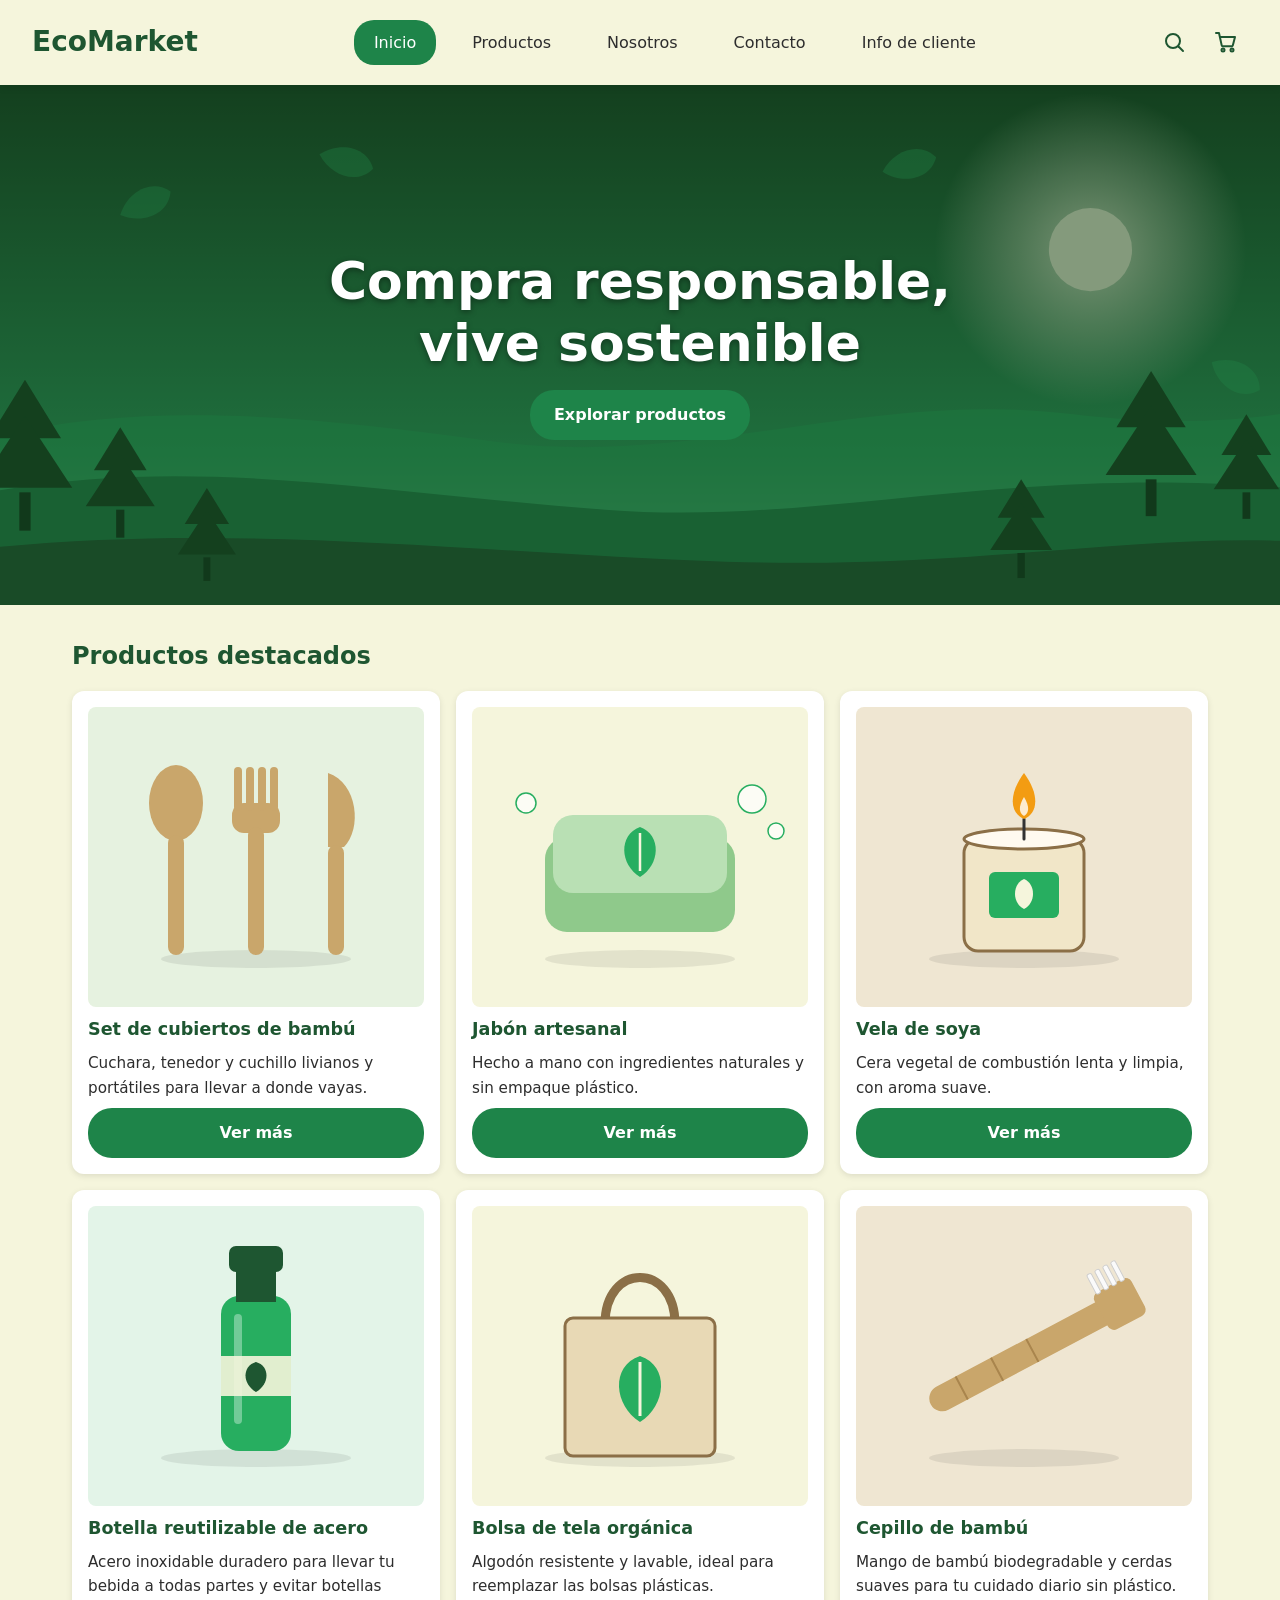
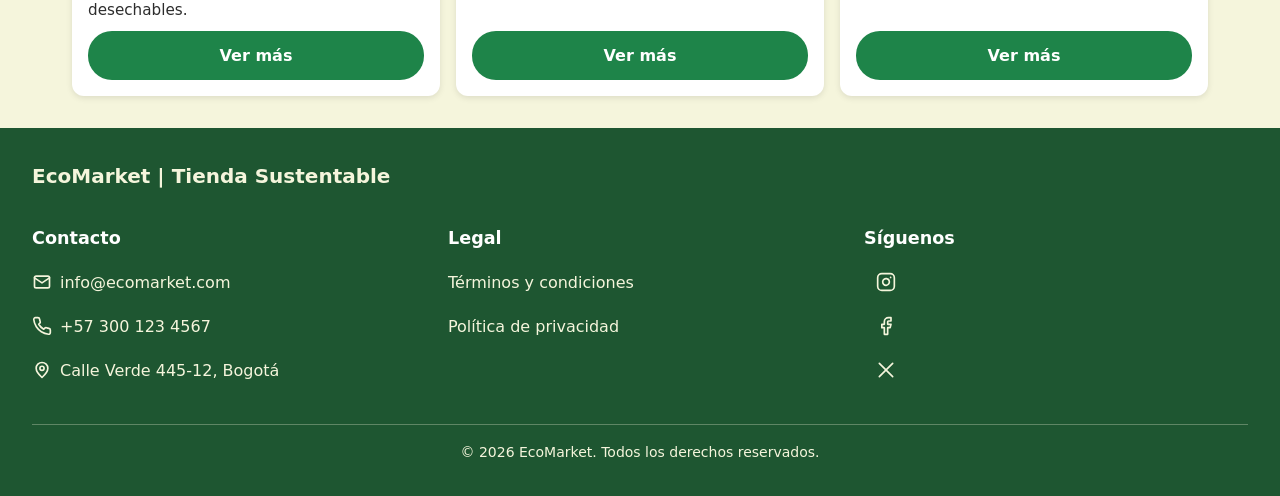
<file: index.html>
<!DOCTYPE html>
<html lang="es">
<head>
    <meta charset="UTF-8">
    <meta name="viewport" content="width=device-width, initial-scale=1.0">
    <meta name="description" content="Tienda de productos sostenibles">
    <meta name="author" content="Juan Diego Velandia">
    <meta name="application-name" content="EcoMarket">
    <link rel="stylesheet" href="css/main.css">
    <link rel="stylesheet" href="css/layout.css">
    <link rel="stylesheet" href="css/components.css">
    <link rel="stylesheet" href="css/animations.css">
    <title>EcoMarket | Compra responsable, vive sostenible</title>
</head>
<body>

    <header class="header">
    
        <a class="header__logo" href="index.html">EcoMarket</a>

        <nav class="menu" aria-label="Navegación principal">
            <ul class="menu__lista">
                <li><a class="menu__enlace menu__enlace--activo" href="index.html" aria-current="page">Inicio</a></li>
                <li><a class="menu__enlace" href="views/productos.html">Productos</a></li>
                <li><a class="menu__enlace" href="views/sobre-nosotros.html">Nosotros</a></li>
                <li><a class="menu__enlace" href="views/contacto.html">Contacto</a></li>
                <li><a class="menu__enlace" href="views/tarjeta_usuario.html">Info de cliente</a></li>
                
            </ul>
        </nav>

        <div class="acciones">
            <a class="acciones__enlace acciones__enlace--busqueda" href="views/productos.html">
                <img class="acciones__icono" src="img/icons/busqueda.svg" width="24" height="24" alt="Buscar productos">
            </a>
            <a class="acciones__enlace acciones__enlace--carrito" href="#">
                <img class="acciones__icono" src="img/icons/carrito.svg" width="24"  height="24" alt="Carrito de compras">
            </a>
        </div>
    
    </header>

    <main class="main">

        <section class="hero">
            
            <img class="hero__imagen" src="img/hero/hero.svg" width="1600" height="600" alt="">

            <div class="hero__contenido">
                <h1 class="hero__titulo">Compra responsable, vive sostenible</h1>
                <a class="boton hero__cta" href="views/productos.html">Explorar productos</a>
            </div>

        </section>

        <section class="destacados">
            
            <h2 class="destacados__titulo">Productos destacados</h2>

            <div class="destacados__grid">

                <article class="tarjeta">
                    <img class="tarjeta__imagen" src="img/products/cubiertos.svg" width="400" height="300" loading="lazy" alt="Cuchara, tenedor y cuchillo de bambú">
                    <h3 class="tarjeta__nombre">Set de cubiertos de bambú</h3>
                    <p class="tarjeta__descripcion">Cuchara, tenedor y cuchillo livianos y portátiles para llevar a donde vayas.</p>
                    <a class="boton tarjeta__boton" href="views/productos.html" aria-label="Ver más: Set de cubiertos de bambú">Ver más</a>
                </article>

                <article class="tarjeta">
                    <img class="tarjeta__imagen" src="img/products/jabon.svg" width="400" height="300" loading="lazy" alt="Barra de jabón artesanal verde con una hoja">
                    <h3 class="tarjeta__nombre">Jabón artesanal</h3>
                    <p class="tarjeta__descripcion">Hecho a mano con ingredientes naturales y sin empaque plástico.</p>
                    <a class="boton tarjeta__boton" href="views/productos.html" aria-label="Ver más: Jabón artesanal">Ver más</a>
                </article>

                <article class="tarjeta">
                    <img class="tarjeta__imagen" src="img/products/vela.svg" width="400" height="300" loading="lazy" alt="Vela de soya en frasco de vidrio encendida">
                    <h3 class="tarjeta__nombre">Vela de soya</h3>
                    <p class="tarjeta__descripcion">Cera vegetal de combustión lenta y limpia, con aroma suave.</p>
                    <a class="boton tarjeta__boton" href="views/productos.html" aria-label="Ver más: Vela de soya">Ver más</a>
                </article>

                <article class="tarjeta">
                    <img class="tarjeta__imagen" src="img/products/botella.svg" width="400" height="300" loading="lazy" alt="Botella reutilizable de acero inoxidable verde">
                    <h3 class="tarjeta__nombre">Botella reutilizable de acero</h3>
                    <p class="tarjeta__descripcion">Acero inoxidable duradero para llevar tu bebida a todas partes y evitar botellas desechables.</p>
                    <a class="boton tarjeta__boton" href="views/productos.html" aria-label="Ver más: Botella reutilizable de acero">Ver más</a>
                </article>

                <article class="tarjeta">
                    <img class="tarjeta__imagen" src="img/products/bolsa.svg" width="400" height="300" loading="lazy" alt="Bolsa de tela color crema con una hoja verde">
                    <h3 class="tarjeta__nombre">Bolsa de tela orgánica</h3>
                    <p class="tarjeta__descripcion">Algodón resistente y lavable, ideal para reemplazar las bolsas plásticas.</p>
                    <a class="boton tarjeta__boton" href="views/productos.html" aria-label="Ver más: Bolsa de tela orgánica">Ver más</a>
                </article>

                <article class="tarjeta">
                    <img class="tarjeta__imagen" src="img/products/cepillo.svg" width="400" height="300" loading="lazy" alt="Cepillo de dientes con mango de bambú">
                    <h3 class="tarjeta__nombre">Cepillo de bambú</h3>
                    <p class="tarjeta__descripcion">Mango de bambú biodegradable y cerdas suaves para tu cuidado diario sin plástico.</p>
                    <a class="boton tarjeta__boton" href="views/productos.html" aria-label="Ver más: Cepillo de bambú">Ver más</a>
                </article>

            </div>
        </section>

    </main>
    
    <footer class="footer">
        
        <p class="footer__logo">EcoMarket | Tienda Sustentable</p>

        <div class="footer__columnas">
        
            <!-- Sección de Contacto -->
        
            <div class="footer__seccion">
            
                <h3 class="footer__titulo">Contacto</h3>
            
                <address class="footer__address">
                    <ul class="footer__lista">
                        <li class="footer__item">
                            <a class="footer__enlace" href="mailto:info@ecomarket.com">
                                <img class="footer__icono" src="img/icons/correo.svg" width="20" height="20" alt=""> 
                                <span>info@ecomarket.com</span>
                            </a>
                        </li>
                
                        <li class="footer__item">
                            <a class="footer__enlace" href="tel:+573001234567">
                                <img class="footer__icono" src="img/icons/telefono.svg" width="20" height="20" alt="">
                                <span>+57 300 123 4567</span>
                            </a>
                        </li>
            
                        <li class="footer__item">
                            <a class="footer__enlace" href="https://www.google.com/maps/search/?api=1&query=Calle+Verde+445-12+Bogota" target="_blank" rel="noopener noreferrer">
                                <img class="footer__icono" src="img/icons/ubicacion.svg" width="20" height="20" alt="">
                                <span>Calle Verde 445-12, Bogotá</span>
                            </a>
                        </li>
                    </ul>
                </address>
        
            </div>

            <!-- Sección Legal -->
        
            <nav class="footer__seccion" aria-label="Enlaces legales">
            
                <h3 class="footer__titulo">Legal</h3>
            
                <ul class="footer__lista">
                    <li class="footer__item">
                        <a class="footer__enlace" href="#">Términos y condiciones</a>
                    </li>
                    <li class="footer__item">
                        <a class="footer__enlace" href="#">Política de privacidad</a>
                    </li>
                </ul>
            </nav>

            <!-- columna Síguenos -->

             <nav class="footer__seccion" aria-label="Redes sociales">

                <h3 class="footer__titulo">Síguenos</h3>

                <ul class="footer__lista">
                    <li class="footer__item">
                        <a class="footer__enlace" href="https://instagram.com" target="_blank" rel="noopener noreferrer">
                            <img class="footer__icono" src="img/icons/instagram.svg" width="20" height="20" alt="Instagram">
                        </a>
                    </li>
                    <li class="footer__item">
                        <a class="footer__enlace" href="https://facebook.com" target="_blank" rel="noopener noreferrer">
                            <img class="footer__icono" src="img/icons/facebook.svg" width="20" height="20" alt="Facebook">
                        </a>
                    </li>
                    <li class="footer__item">
                        <a class="footer__enlace" href="https://x.com" target="_blank" rel="noopener noreferrer">
                            <img class="footer__icono" src="img/icons/x.svg" width="20" height="20" alt="X">
                        </a>
                    </li>
                </ul>
             </nav>
        
        </div>

        <p class="footer__copy">&copy; 2026 EcoMarket. Todos los derechos reservados.</p>



    </footer>
    
    
</body>
</html>
</file>
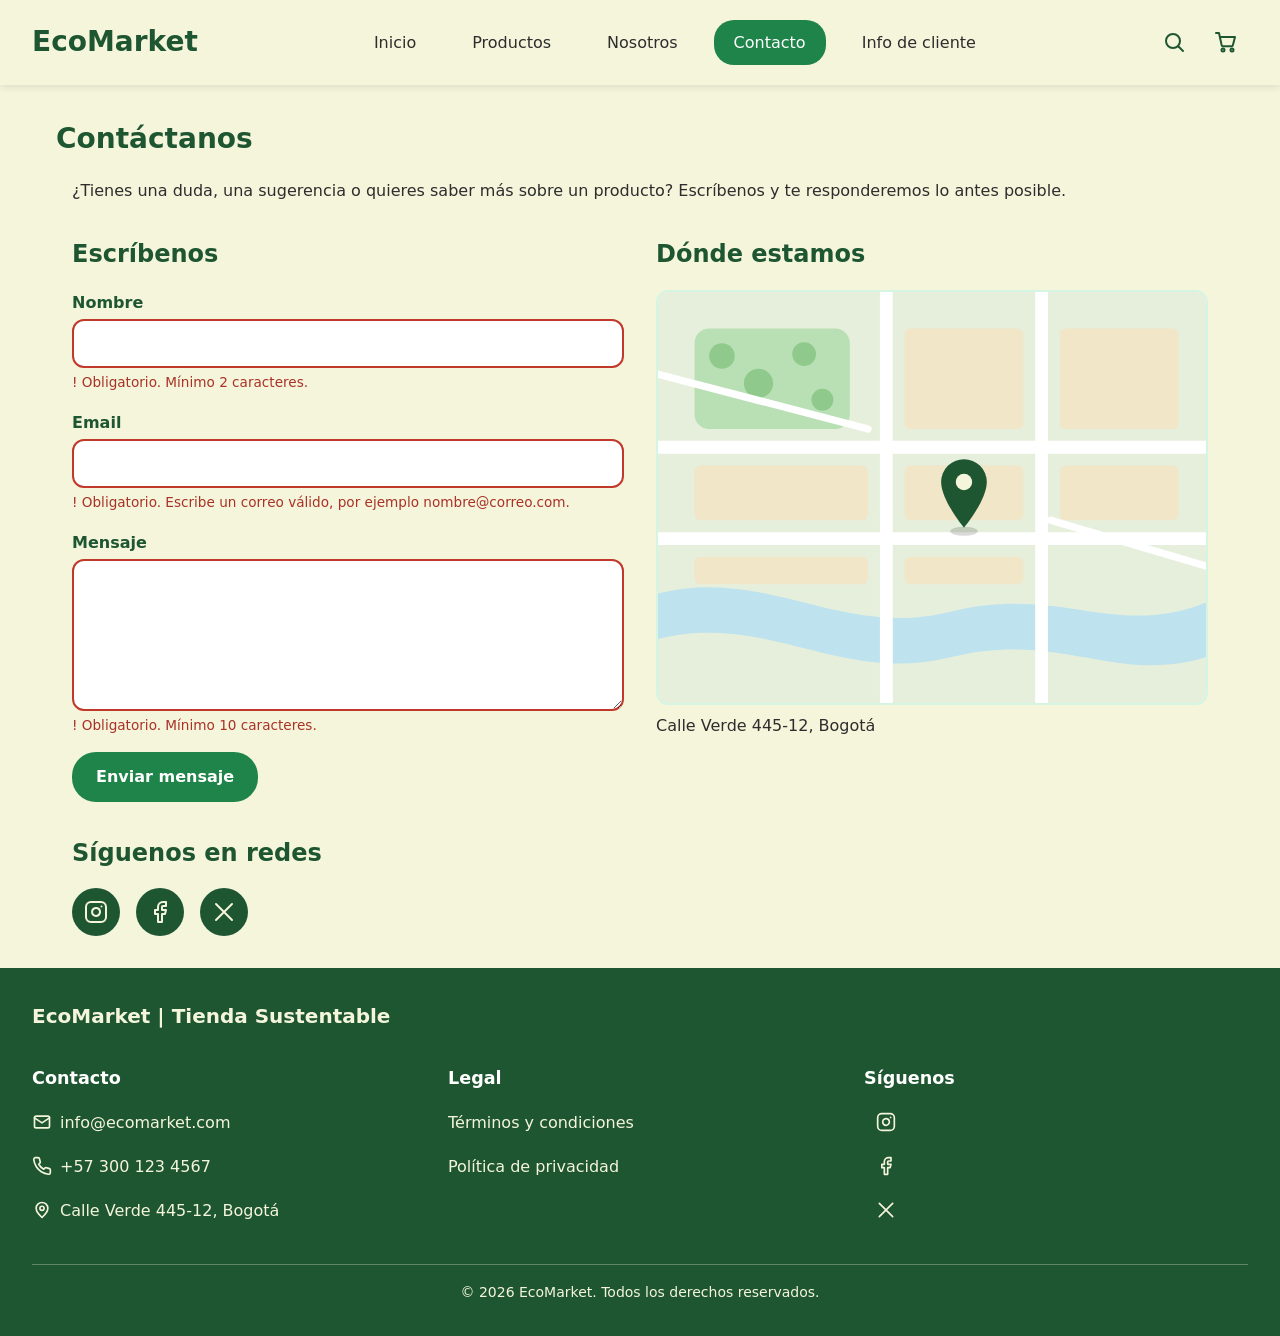
<file: views/contacto.html>
<!DOCTYPE html>
<html lang="es">
<head>
    <meta charset="UTF-8">
    <meta name="viewport" content="width=device-width, initial-scale=1.0">
    <meta name="description" content="Escríbenos a EcoMarket: formulario de contacto, ubicación y redes sociales">
    <meta name="author" content="Juan Diego Velandia">
    <meta name="application-name" content="EcoMarket">
    <link rel="stylesheet" href="../css/main.css">
    <link rel="stylesheet" href="../css/layout.css">
    <link rel="stylesheet" href="../css/components.css">
    <link rel="stylesheet" href="../css/animations.css">
    <title>EcoMarket | Contacto</title>
</head>
<body>

    <header class="header">

        <a class="header__logo" href="../index.html">EcoMarket</a>

        <nav class="menu" aria-label="Navegación principal">
            <ul class="menu__lista">
                <li><a class="menu__enlace" href="../index.html">Inicio</a></li>
                <li><a class="menu__enlace" href="productos.html">Productos</a></li>
                <li><a class="menu__enlace" href="sobre-nosotros.html">Nosotros</a></li>
                <li><a class="menu__enlace menu__enlace--activo" href="contacto.html" aria-current="page">Contacto</a></li>
                <li><a class="menu__enlace" href="tarjeta_usuario.html">Info de cliente</a></li>
            </ul>
        </nav>

        <div class="acciones">
            <a class="acciones__enlace acciones__enlace--busqueda" href="productos.html">
                <img class="acciones__icono" src="../img/icons/busqueda.svg" width="24" height="24" alt="Buscar">
            </a>
            <a class="acciones__enlace acciones__enlace--carrito" href="#">
                <img class="acciones__icono" src="../img/icons/carrito.svg" width="24" height="24" alt="Carrito de compras">
            </a>
        </div>

    </header>

    <main class="main">

        <h1 class="main__titulo">Contáctanos</h1>

        <p class="contacto__intro">¿Tienes una duda, una sugerencia o quieres saber más sobre un producto? Escríbenos y te responderemos lo antes posible.</p>

        <div class="contacto">

            <!-- Formulario -->

            <section class="formulario">
                <h2 class="formulario__titulo">Escríbenos</h2>

                <form class="formulario__cuerpo" action="#" method="post">

                <div class="formulario__campo">
                    <label class="formulario__etiqueta" for="nombre">Nombre</label>
                    <input class="formulario__entrada" type="text" id="nombre" name="nombre" required minlength="2" autocomplete="name" aria-describedby="ayuda-nombre">
                    <p class="formulario__ayuda" id="ayuda-nombre">Obligatorio. Mínimo 2 caracteres.</p>
                </div>

                <div class="formulario__campo">
                    <label class="formulario__etiqueta" for="email">Email</label>
                    <input class="formulario__entrada" type="email" id="email" name="email" required autocomplete="email" aria-describedby="ayuda-email">
                    <p class="formulario__ayuda" id="ayuda-email">Obligatorio. Escribe un correo válido, por ejemplo nombre@correo.com.</p>
                </div>

                <div class="formulario__campo">
                    <label class="formulario__etiqueta" for="mensaje">Mensaje</label>
                    <textarea class="formulario__entrada" id="mensaje" name="mensaje" rows="5" required minlength="10" aria-describedby="ayuda-mensaje"></textarea>
                    <p class="formulario__ayuda" id="ayuda-mensaje">Obligatorio. Mínimo 10 caracteres.</p>
                </div>

                    <button class="boton formulario__boton" type="submit">Enviar mensaje</button>

                </form>
            </section>

            <!-- Ubicación -->

            <section class="ubicacion">
                <h2 class="ubicacion__titulo">Dónde estamos</h2>

                <figure class="ubicacion__mapa">
                    <img class="ubicacion__imagen" src="../img/hero/mapa.svg" alt="Mapa estilizado con la ubicación de EcoMarket" width="600" height="450" loading="lazy">
                    <figcaption class="ubicacion__direccion">Calle Verde 445-12, Bogotá</figcaption>
                </figure>
            </section>

            <!-- Redes sociales -->

            <section class="redes">
                <h2 class="redes__titulo">Síguenos en redes</h2>

                <ul class="redes__lista">
                    <li class="redes__item">
                        <a class="redes__enlace" href="https://instagram.com" target="_blank" rel="noopener noreferrer">
                            <img class="redes__icono" src="../img/icons/instagram.svg" width="24" height="24" alt="Instagram">
                        </a>
                    </li>
                    <li class="redes__item">
                        <a class="redes__enlace" href="https://facebook.com" target="_blank" rel="noopener noreferrer">
                            <img class="redes__icono" src="../img/icons/facebook.svg" width="24" height="24" alt="Facebook">
                        </a>
                    </li>
                    <li class="redes__item">
                        <a class="redes__enlace" href="https://x.com" target="_blank" rel="noopener noreferrer">
                            <img class="redes__icono" src="../img/icons/x.svg" width="24" height="24" alt="X">
                        </a>
                    </li>
                </ul>
            </section>

        </div>

    </main>

    <footer class="footer">

        <p class="footer__logo">EcoMarket | Tienda Sustentable</p>

        <div class="footer__columnas">

            <!-- Sección de Contacto -->

            <div class="footer__seccion">

                <h3 class="footer__titulo">Contacto</h3>

                <address class="footer__address">
                    <ul class="footer__lista">
                        <li class="footer__item">
                            <a class="footer__enlace" href="mailto:info@ecomarket.com">
                                <img class="footer__icono" src="../img/icons/correo.svg" width="20" height="20" alt="">
                                <span>info@ecomarket.com</span>
                            </a>
                        </li>

                        <li class="footer__item">
                            <a class="footer__enlace" href="tel:+573001234567">
                                <img class="footer__icono" src="../img/icons/telefono.svg" width="20" height="20" alt="">
                                <span>+57 300 123 4567</span>
                            </a>
                        </li>

                        <li class="footer__item">
                            <a class="footer__enlace" href="https://www.google.com/maps/search/?api=1&query=Calle+Verde+445-12+Bogota" target="_blank" rel="noopener noreferrer">
                                <img class="footer__icono" src="../img/icons/ubicacion.svg" width="20" height="20" alt="">
                                <span>Calle Verde 445-12, Bogotá</span>
                            </a>
                        </li>
                    </ul>
                </address>

            </div>

            <!-- Sección Legal -->

            <nav class="footer__seccion" aria-label="Enlaces legales">

                <h3 class="footer__titulo">Legal</h3>

                <ul class="footer__lista">
                    <li class="footer__item">
                        <a class="footer__enlace" href="#">Términos y condiciones</a>
                    </li>
                    <li class="footer__item">
                        <a class="footer__enlace" href="#">Política de privacidad</a>
                    </li>
                </ul>
            </nav>

            <!-- Sección Síguenos -->

            <nav class="footer__seccion" aria-label="Redes sociales">

                <h3 class="footer__titulo">Síguenos</h3>

                <ul class="footer__lista">
                    <li class="footer__item">
                        <a class="footer__enlace" href="https://instagram.com" target="_blank" rel="noopener noreferrer">
                            <img class="footer__icono" src="../img/icons/instagram.svg" width="20" height="20" alt="Instagram">
                        </a>
                    </li>
                    <li class="footer__item">
                        <a class="footer__enlace" href="https://facebook.com" target="_blank" rel="noopener noreferrer">
                            <img class="footer__icono" src="../img/icons/facebook.svg" width="20" height="20" alt="Facebook">
                        </a>
                    </li>
                    <li class="footer__item">
                        <a class="footer__enlace" href="https://x.com" target="_blank" rel="noopener noreferrer">
                            <img class="footer__icono" src="../img/icons/x.svg" width="20" height="20" alt="X">
                        </a>
                    </li>
                </ul>
            </nav>

        </div>

        <p class="footer__copy">&copy; 2026 EcoMarket. Todos los derechos reservados.</p>

    </footer>

</body>
</html>
</file>
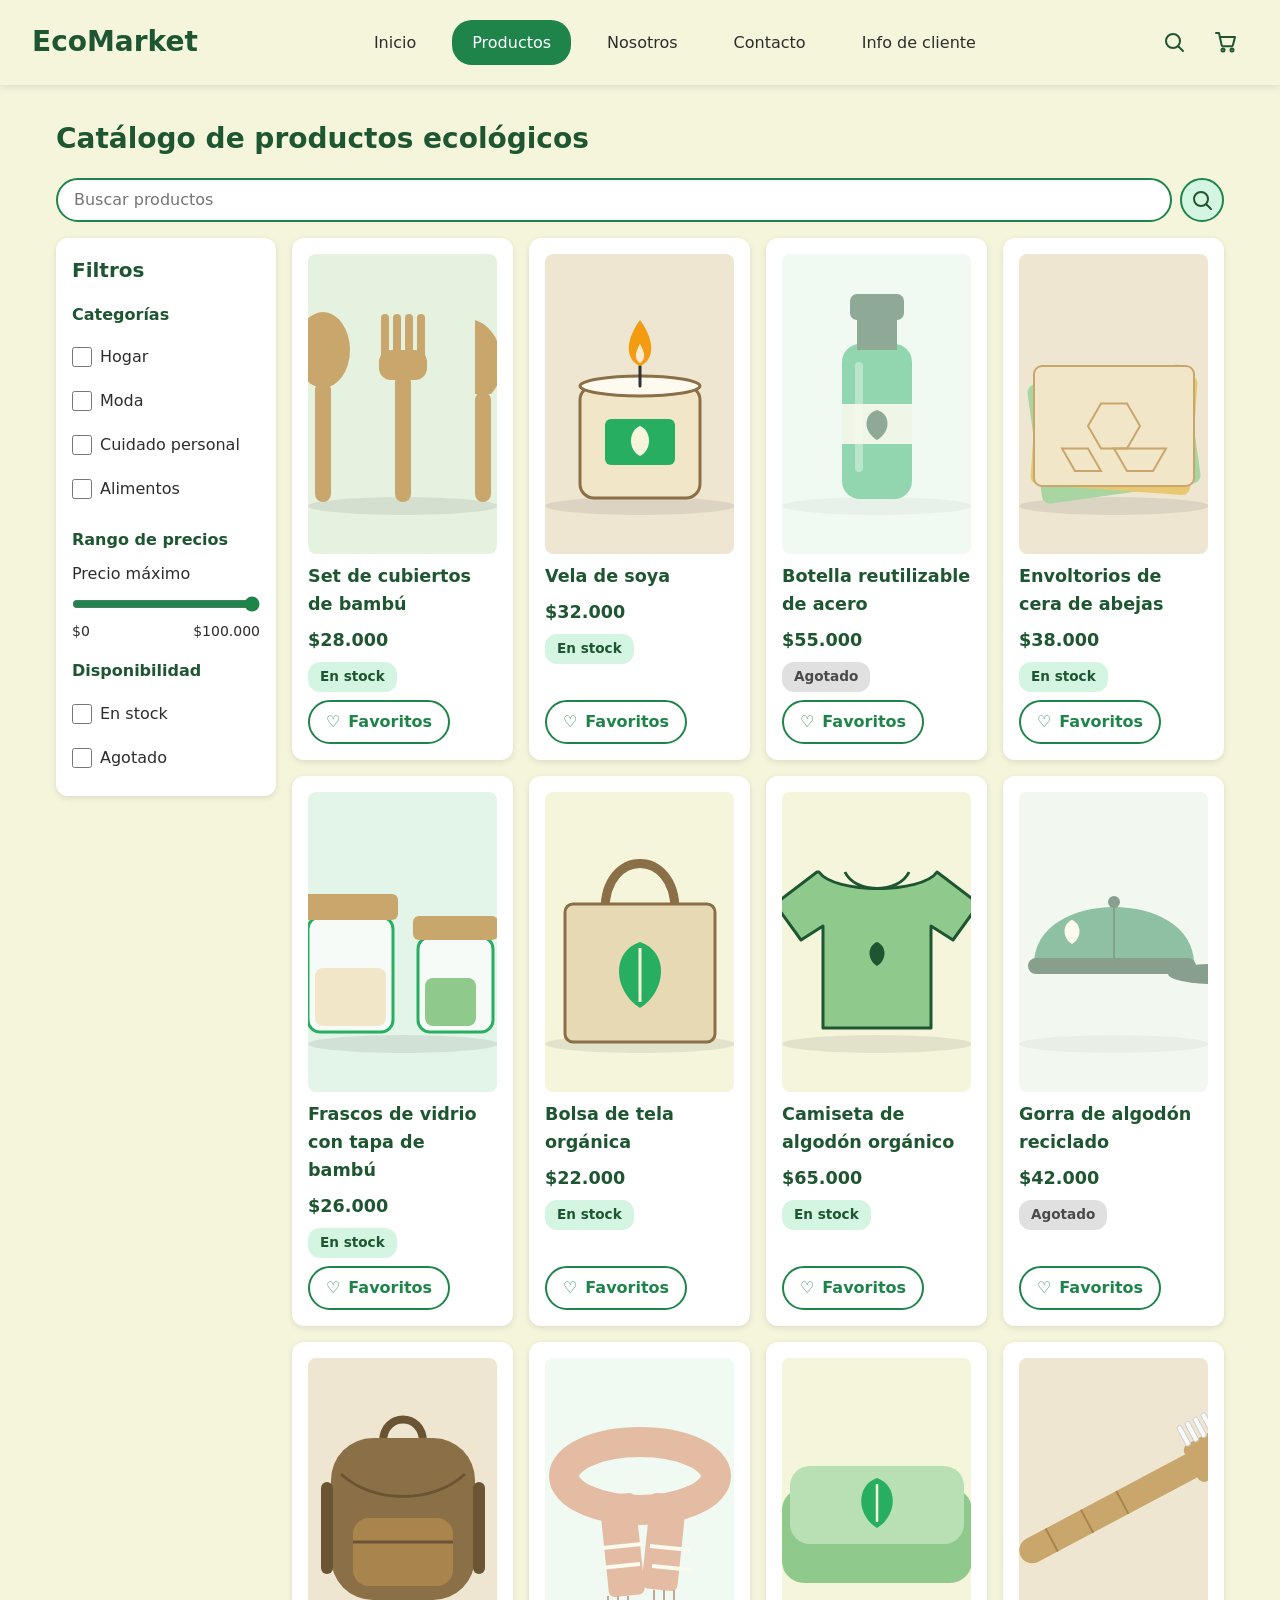
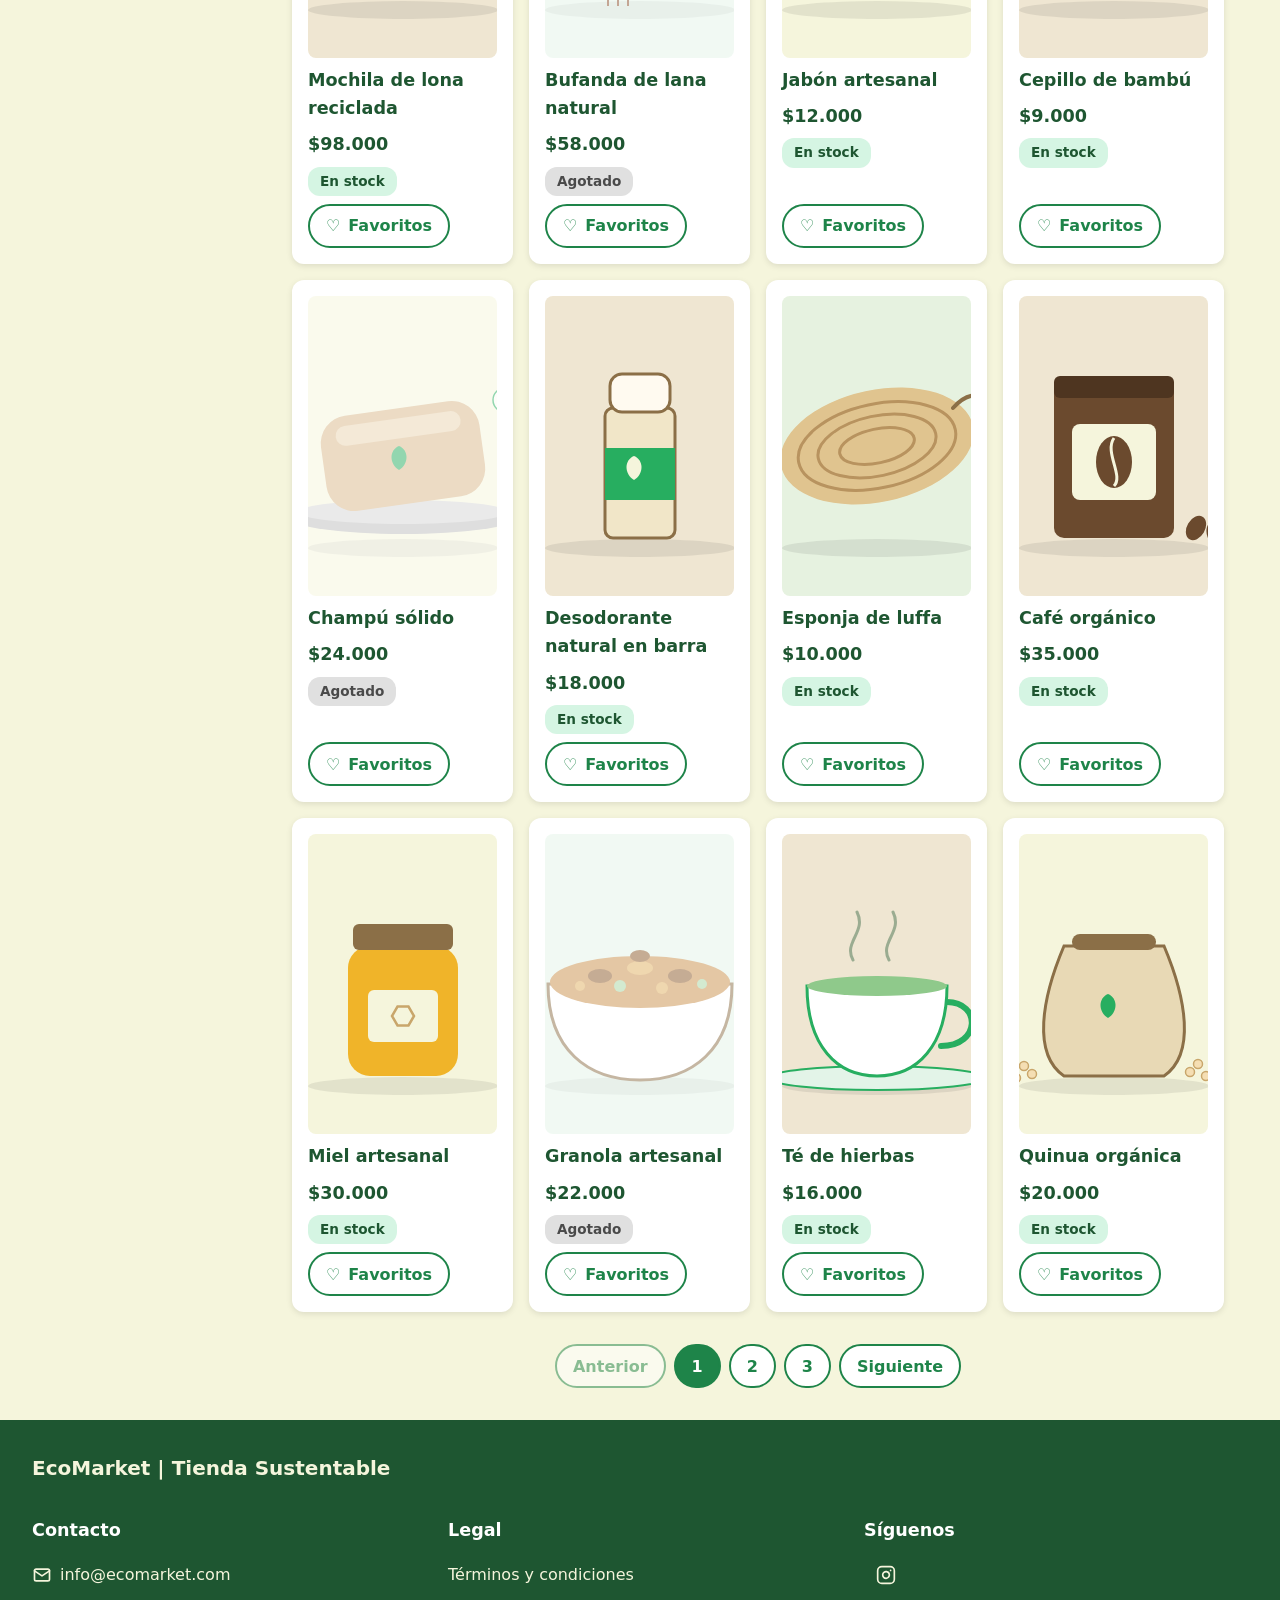
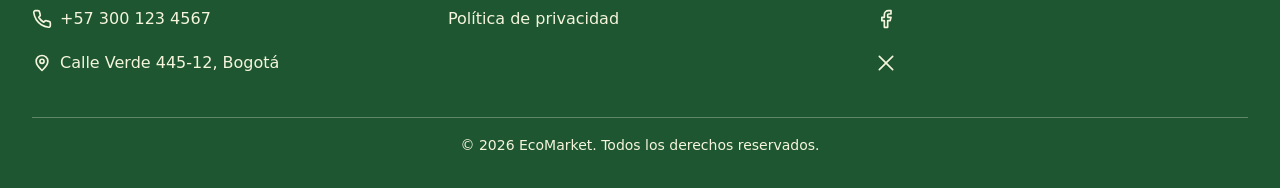
<file: views/productos.html>
<!DOCTYPE html>
<html lang="es">
<head>
    <meta charset="UTF-8">
    <meta name="viewport" content="width=device-width, initial-scale=1.0">
    <meta name="description" content="Catálogo de todos nuestros productos">
    <meta name="author" content="Juan Diego Velandia">
    <meta name="application-name" content="EcoMarket">
    <link rel="stylesheet" href="../css/main.css">
    <link rel="stylesheet" href="../css/layout.css">
    <link rel="stylesheet" href="../css/components.css">
    <link rel="stylesheet" href="../css/animations.css">
    <title>EcoMarket | Productos</title>
</head>
<body>

    <header class="header">

        <a class="header__logo" href="../index.html">EcoMarket</a>

        <nav class="menu" aria-label="Navegación principal">
            <ul class="menu__lista">
                <li><a class="menu__enlace" href="../index.html">Inicio</a></li>
                <li><a class="menu__enlace menu__enlace--activo" href="productos.html" aria-current="page">Productos</a></li>
                <li><a class="menu__enlace" href="sobre-nosotros.html">Nosotros</a></li>
                <li><a class="menu__enlace" href="contacto.html">Contacto</a></li>
                <li><a class="menu__enlace" href="tarjeta_usuario.html">Info de cliente</a></li>
            </ul>
        </nav>

        <div class="acciones">
            <a class="acciones__enlace acciones__enlace--busqueda" href="productos.html">
                <img class="acciones__icono" src="../img/icons/busqueda.svg" width="24" height="24" alt="Buscar">
            </a>
            <a class="acciones__enlace acciones__enlace--carrito" href="#">
                <img class="acciones__icono" src="../img/icons/carrito.svg" width="24" height="24" alt="Carrito de compras">
            </a>
        </div>

    </header>

    <main class="main">

        <h1 class="main__titulo">Catálogo de productos ecológicos</h1>

        <div class="catalogo">

            <form class="buscador" role="search" action="#">
                <label class="buscador__etiqueta visualmente-oculto" for="buscar">Buscar productos</label>
                <input id="buscar" class="buscador__campo" type="search" name="q" placeholder="Buscar productos">
                <button class="buscador__boton" type="submit">
                    <img class="buscador__icono" src="../img/icons/busqueda.svg" width="24" height="24" alt="Buscar">
                </button>
            </form>

            <aside class="filtros" aria-labelledby="filtros-titulo">

                <h2 class="filtros__titulo" id="filtros-titulo">Filtros</h2>

                <fieldset class="filtros__grupo">
                    <legend class="filtros__leyenda">Categorías</legend>
                    <div class="filtros__opcion">
                        <input class="filtros__casilla" type="checkbox" id="cat-hogar" name="categoria" value="hogar">
                        <label class="filtros__etiqueta" for="cat-hogar">Hogar</label>
                    </div>

                    <div class="filtros__opcion">
                        <input class="filtros__casilla" type="checkbox" id="cat-moda" name="categoria" value="moda">
                        <label class="filtros__etiqueta" for="cat-moda">Moda</label>
                    </div>

                    <div class="filtros__opcion">
                        <input class="filtros__casilla" type="checkbox" id="cat-cuidado" name="categoria" value="cuidado">
                        <label class="filtros__etiqueta" for="cat-cuidado">Cuidado personal</label>
                    </div>

                    <div class="filtros__opcion">
                        <input class="filtros__casilla" type="checkbox" id="cat-alimentos" name="categoria" value="alimentos">
                        <label class="filtros__etiqueta" for="cat-alimentos">Alimentos</label>
                    </div>
                </fieldset>

                <fieldset class="filtros__grupo">
                    <legend class="filtros__leyenda">Rango de precios</legend>
                    <label class="filtros__etiqueta" for="cat-precio-maximo">Precio máximo</label>
                    <input class="filtros__rango" type="range" id="cat-precio-maximo" name="precio_maximo" min="0" max="100000" step="5000" value="100000">
                    <div class="filtros__limites">
                        <span>$0</span>
                        <span>$100.000</span>
                    </div>
                </fieldset>

                <fieldset class="filtros__grupo">
                    <legend class="filtros__leyenda">Disponibilidad</legend>
                    <div class="filtros__opcion">
                        <input class="filtros__casilla" type="checkbox" id="cat-en-stock" name="disponibilidad" value="stock">
                        <label class="filtros__etiqueta" for="cat-en-stock">En stock</label>
                    </div>

                    <div class="filtros__opcion">
                        <input class="filtros__casilla" type="checkbox" id="cat-agotado" name="disponibilidad" value="agotado">
                        <label class="filtros__etiqueta" for="cat-agotado">Agotado</label>
                    </div>
                </fieldset>

            </aside>

            <section class="productos">

                <h2 class="productos__titulo visualmente-oculto">Todos los productos</h2>

                <div class="productos__grid">

                    <article class="tarjeta">
                        <img class="tarjeta__imagen" src="../img/products/cubiertos.svg" alt="Cuchara, tenedor y cuchillo de bambú" width="400" height="300" loading="lazy">
                        <h3 class="tarjeta__nombre">Set de cubiertos de bambú</h3>
                        <p class="tarjeta__precio">$28.000</p>
                        <p class="tarjeta__estado">En stock</p>
                        <div class="favoritos">
                            <input class="favoritos__casilla visualmente-oculto" type="checkbox" id="fav-1" name="favorito" value="favorito">
                            <label class="favoritos__etiqueta" for="fav-1">Favoritos<span class="visualmente-oculto">: Set de cubiertos de bambú</span></label>
                        </div>
                    </article>

                    <article class="tarjeta">
                        <img class="tarjeta__imagen" src="../img/products/vela.svg" alt="Vela de soya en frasco de vidrio encendida" width="400" height="300" loading="lazy">
                        <h3 class="tarjeta__nombre">Vela de soya</h3>
                        <p class="tarjeta__precio">$32.000</p>
                        <p class="tarjeta__estado">En stock</p>
                        <div class="favoritos">
                            <input class="favoritos__casilla visualmente-oculto" type="checkbox" id="fav-2" name="favorito" value="favorito">
                            <label class="favoritos__etiqueta" for="fav-2">Favoritos<span class="visualmente-oculto">: Vela de soya</span></label>
                        </div>
                    </article>

                    <article class="tarjeta tarjeta--agotada">
                        <img class="tarjeta__imagen" src="../img/products/botella.svg" alt="Botella reutilizable de acero inoxidable verde" width="400" height="300" loading="lazy">
                        <h3 class="tarjeta__nombre">Botella reutilizable de acero</h3>
                        <p class="tarjeta__precio">$55.000</p>
                        <p class="tarjeta__estado tarjeta__estado--agotado">Agotado</p>
                        <div class="favoritos">
                            <input class="favoritos__casilla visualmente-oculto" type="checkbox" id="fav-3" name="favorito" value="favorito">
                            <label class="favoritos__etiqueta" for="fav-3">Favoritos<span class="visualmente-oculto">: Botella reutilizable de acero</span></label>
                        </div>
                    </article>

                    <article class="tarjeta">
                        <img class="tarjeta__imagen" src="../img/products/envoltorios.svg" alt="Tres envoltorios de cera de abejas apilados" width="400" height="300" loading="lazy">
                        <h3 class="tarjeta__nombre">Envoltorios de cera de abejas</h3>
                        <p class="tarjeta__precio">$38.000</p>
                        <p class="tarjeta__estado">En stock</p>
                        <div class="favoritos">
                            <input class="favoritos__casilla visualmente-oculto" type="checkbox" id="fav-4" name="favorito" value="favorito">
                            <label class="favoritos__etiqueta" for="fav-4">Favoritos<span class="visualmente-oculto">: Envoltorios de cera de abejas</span></label>
                        </div>
                    </article>

                    <article class="tarjeta">
                        <img class="tarjeta__imagen" src="../img/products/frascos.svg" alt="Dos frascos de vidrio con tapa de bambú" width="400" height="300" loading="lazy">
                        <h3 class="tarjeta__nombre">Frascos de vidrio con tapa de bambú</h3>
                        <p class="tarjeta__precio">$26.000</p>
                        <p class="tarjeta__estado">En stock</p>
                        <div class="favoritos">
                            <input class="favoritos__casilla visualmente-oculto" type="checkbox" id="fav-5" name="favorito" value="favorito">
                            <label class="favoritos__etiqueta" for="fav-5">Favoritos<span class="visualmente-oculto">: Frascos de vidrio con tapa de bambú</span></label>
                        </div>
                    </article>

                    <article class="tarjeta">
                        <img class="tarjeta__imagen" src="../img/products/bolsa.svg" alt="Bolsa de tela color crema con una hoja verde" width="400" height="300" loading="lazy">
                        <h3 class="tarjeta__nombre">Bolsa de tela orgánica</h3>
                        <p class="tarjeta__precio">$22.000</p>
                        <p class="tarjeta__estado">En stock</p>
                        <div class="favoritos">
                            <input class="favoritos__casilla visualmente-oculto" type="checkbox" id="fav-6" name="favorito" value="favorito">
                            <label class="favoritos__etiqueta" for="fav-6">Favoritos<span class="visualmente-oculto">: Bolsa de tela orgánica</span></label>
                        </div>
                    </article>

                    <article class="tarjeta">
                        <img class="tarjeta__imagen" src="../img/products/camiseta.svg" alt="Camiseta verde de algodón orgánico" width="400" height="300" loading="lazy">
                        <h3 class="tarjeta__nombre">Camiseta de algodón orgánico</h3>
                        <p class="tarjeta__precio">$65.000</p>
                        <p class="tarjeta__estado">En stock</p>
                        <div class="favoritos">
                            <input class="favoritos__casilla visualmente-oculto" type="checkbox" id="fav-7" name="favorito" value="favorito">
                            <label class="favoritos__etiqueta" for="fav-7">Favoritos<span class="visualmente-oculto">: Camiseta de algodón orgánico</span></label>
                        </div>
                    </article>

                    <article class="tarjeta tarjeta--agotada">
                        <img class="tarjeta__imagen" src="../img/products/gorra.svg" alt="Gorra verde con visera" width="400" height="300" loading="lazy">
                        <h3 class="tarjeta__nombre">Gorra de algodón reciclado</h3>
                        <p class="tarjeta__precio">$42.000</p>
                        <p class="tarjeta__estado tarjeta__estado--agotado">Agotado</p>
                        <div class="favoritos">
                            <input class="favoritos__casilla visualmente-oculto" type="checkbox" id="fav-8" name="favorito" value="favorito">
                            <label class="favoritos__etiqueta" for="fav-8">Favoritos<span class="visualmente-oculto">: Gorra de algodón reciclado</span></label>
                        </div>
                    </article>

                    <article class="tarjeta">
                        <img class="tarjeta__imagen" src="../img/products/mochila.svg" alt="Mochila de lona marrón con bolsillo frontal" width="400" height="300" loading="lazy">
                        <h3 class="tarjeta__nombre">Mochila de lona reciclada</h3>
                        <p class="tarjeta__precio">$98.000</p>
                        <p class="tarjeta__estado">En stock</p>
                        <div class="favoritos">
                            <input class="favoritos__casilla visualmente-oculto" type="checkbox" id="fav-9" name="favorito" value="favorito">
                            <label class="favoritos__etiqueta" for="fav-9">Favoritos<span class="visualmente-oculto">: Mochila de lona reciclada</span></label>
                        </div>
                    </article>

                    <article class="tarjeta tarjeta--agotada">
                        <img class="tarjeta__imagen" src="../img/products/bufanda.svg" alt="Bufanda de lana color terracota" width="400" height="300" loading="lazy">
                        <h3 class="tarjeta__nombre">Bufanda de lana natural</h3>
                        <p class="tarjeta__precio">$58.000</p>
                        <p class="tarjeta__estado tarjeta__estado--agotado">Agotado</p>
                        <div class="favoritos">
                            <input class="favoritos__casilla visualmente-oculto" type="checkbox" id="fav-10" name="favorito" value="favorito">
                            <label class="favoritos__etiqueta" for="fav-10">Favoritos<span class="visualmente-oculto">: Bufanda de lana natural</span></label>
                        </div>
                    </article>

                    <article class="tarjeta">
                        <img class="tarjeta__imagen" src="../img/products/jabon.svg" alt="Barra de jabón artesanal verde con una hoja" width="400" height="300" loading="lazy">
                        <h3 class="tarjeta__nombre">Jabón artesanal</h3>
                        <p class="tarjeta__precio">$12.000</p>
                        <p class="tarjeta__estado">En stock</p>
                        <div class="favoritos">
                            <input class="favoritos__casilla visualmente-oculto" type="checkbox" id="fav-11" name="favorito" value="favorito">
                            <label class="favoritos__etiqueta" for="fav-11">Favoritos<span class="visualmente-oculto">: Jabón artesanal</span></label>
                        </div>
                    </article>

                    <article class="tarjeta">
                        <img class="tarjeta__imagen" src="../img/products/cepillo.svg" alt="Cepillo de dientes con mango de bambú" width="400" height="300" loading="lazy">
                        <h3 class="tarjeta__nombre">Cepillo de bambú</h3>
                        <p class="tarjeta__precio">$9.000</p>
                        <p class="tarjeta__estado">En stock</p>
                        <div class="favoritos">
                            <input class="favoritos__casilla visualmente-oculto" type="checkbox" id="fav-12" name="favorito" value="favorito">
                            <label class="favoritos__etiqueta" for="fav-12">Favoritos<span class="visualmente-oculto">: Cepillo de bambú</span></label>
                        </div>
                    </article>

                    <article class="tarjeta tarjeta--agotada">
                        <img class="tarjeta__imagen" src="../img/products/champu.svg" alt="Barra de champú sólido sobre una base metálica" width="400" height="300" loading="lazy">
                        <h3 class="tarjeta__nombre">Champú sólido</h3>
                        <p class="tarjeta__precio">$24.000</p>
                        <p class="tarjeta__estado tarjeta__estado--agotado">Agotado</p>
                        <div class="favoritos">
                            <input class="favoritos__casilla visualmente-oculto" type="checkbox" id="fav-13" name="favorito" value="favorito">
                            <label class="favoritos__etiqueta" for="fav-13">Favoritos<span class="visualmente-oculto">: Champú sólido</span></label>
                        </div>
                    </article>

                    <article class="tarjeta">
                        <img class="tarjeta__imagen" src="../img/products/desodorante.svg" alt="Desodorante natural en tubo de cartón" width="400" height="300" loading="lazy">
                        <h3 class="tarjeta__nombre">Desodorante natural en barra</h3>
                        <p class="tarjeta__precio">$18.000</p>
                        <p class="tarjeta__estado">En stock</p>
                        <div class="favoritos">
                            <input class="favoritos__casilla visualmente-oculto" type="checkbox" id="fav-14" name="favorito" value="favorito">
                            <label class="favoritos__etiqueta" for="fav-14">Favoritos<span class="visualmente-oculto">: Desodorante natural en barra</span></label>
                        </div>
                    </article>

                    <article class="tarjeta">
                        <img class="tarjeta__imagen" src="../img/products/luffa.svg" alt="Esponja de luffa natural" width="400" height="300" loading="lazy">
                        <h3 class="tarjeta__nombre">Esponja de luffa</h3>
                        <p class="tarjeta__precio">$10.000</p>
                        <p class="tarjeta__estado">En stock</p>
                        <div class="favoritos">
                            <input class="favoritos__casilla visualmente-oculto" type="checkbox" id="fav-15" name="favorito" value="favorito">
                            <label class="favoritos__etiqueta" for="fav-15">Favoritos<span class="visualmente-oculto">: Esponja de luffa</span></label>
                        </div>
                    </article>

                    <article class="tarjeta">
                        <img class="tarjeta__imagen" src="../img/products/cafe.svg" alt="Bolsa de café orgánico" width="400" height="300" loading="lazy">
                        <h3 class="tarjeta__nombre">Café orgánico</h3>
                        <p class="tarjeta__precio">$35.000</p>
                        <p class="tarjeta__estado">En stock</p>
                        <div class="favoritos">
                            <input class="favoritos__casilla visualmente-oculto" type="checkbox" id="fav-16" name="favorito" value="favorito">
                            <label class="favoritos__etiqueta" for="fav-16">Favoritos<span class="visualmente-oculto">: Café orgánico</span></label>
                        </div>
                    </article>

                    <article class="tarjeta">
                        <img class="tarjeta__imagen" src="../img/products/miel.svg" alt="Frasco de miel artesanal" width="400" height="300" loading="lazy">
                        <h3 class="tarjeta__nombre">Miel artesanal</h3>
                        <p class="tarjeta__precio">$30.000</p>
                        <p class="tarjeta__estado">En stock</p>
                        <div class="favoritos">
                            <input class="favoritos__casilla visualmente-oculto" type="checkbox" id="fav-17" name="favorito" value="favorito">
                            <label class="favoritos__etiqueta" for="fav-17">Favoritos<span class="visualmente-oculto">: Miel artesanal</span></label>
                        </div>
                    </article>

                    <article class="tarjeta tarjeta--agotada">
                        <img class="tarjeta__imagen" src="../img/products/granola.svg" alt="Tazón de granola artesanal" width="400" height="300" loading="lazy">
                        <h3 class="tarjeta__nombre">Granola artesanal</h3>
                        <p class="tarjeta__precio">$22.000</p>
                        <p class="tarjeta__estado tarjeta__estado--agotado">Agotado</p>
                        <div class="favoritos">
                            <input class="favoritos__casilla visualmente-oculto" type="checkbox" id="fav-18" name="favorito" value="favorito">
                            <label class="favoritos__etiqueta" for="fav-18">Favoritos<span class="visualmente-oculto">: Granola artesanal</span></label>
                        </div>
                    </article>

                    <article class="tarjeta">
                        <img class="tarjeta__imagen" src="../img/products/te.svg" alt="Taza de té de hierbas con vapor" width="400" height="300" loading="lazy">
                        <h3 class="tarjeta__nombre">Té de hierbas</h3>
                        <p class="tarjeta__precio">$16.000</p>
                        <p class="tarjeta__estado">En stock</p>
                        <div class="favoritos">
                            <input class="favoritos__casilla visualmente-oculto" type="checkbox" id="fav-19" name="favorito" value="favorito">
                            <label class="favoritos__etiqueta" for="fav-19">Favoritos<span class="visualmente-oculto">: Té de hierbas</span></label>
                        </div>
                    </article>

                    <article class="tarjeta">
                        <img class="tarjeta__imagen" src="../img/products/quinua.svg" alt="Saco de tela con quinua orgánica" width="400" height="300" loading="lazy">
                        <h3 class="tarjeta__nombre">Quinua orgánica</h3>
                        <p class="tarjeta__precio">$20.000</p>
                        <p class="tarjeta__estado">En stock</p>
                        <div class="favoritos">
                            <input class="favoritos__casilla visualmente-oculto" type="checkbox" id="fav-20" name="favorito" value="favorito">
                            <label class="favoritos__etiqueta" for="fav-20">Favoritos<span class="visualmente-oculto">: Quinua orgánica</span></label>
                        </div>
                    </article>

                </div>

                <nav class="paginacion" aria-label="Paginación">
                    <ul class="paginacion__lista">
                        <li><a class="paginacion__enlace" href="#" aria-disabled="true">Anterior</a></li>
                        <li><a class="paginacion__enlace" href="#" aria-current="page">1</a></li>
                        <li><a class="paginacion__enlace" href="#">2</a></li>
                        <li><a class="paginacion__enlace" href="#">3</a></li>
                        <li><a class="paginacion__enlace" href="#">Siguiente</a></li>
                    </ul>
                </nav>

            </section>
        </div>

    </main>

    <footer class="footer">

        <p class="footer__logo">EcoMarket | Tienda Sustentable</p>

        <div class="footer__columnas">

            <!-- Sección de Contacto -->

            <div class="footer__seccion">

                <h3 class="footer__titulo">Contacto</h3>

                <address class="footer__address">
                    <ul class="footer__lista">
                        <li class="footer__item">
                            <a class="footer__enlace" href="mailto:info@ecomarket.com">
                                <img class="footer__icono" src="../img/icons/correo.svg" width="20" height="20" alt="">
                                <span>info@ecomarket.com</span>
                            </a>
                        </li>

                        <li class="footer__item">
                            <a class="footer__enlace" href="tel:+573001234567">
                                <img class="footer__icono" src="../img/icons/telefono.svg" width="20" height="20" alt="">
                                <span>+57 300 123 4567</span>
                            </a>
                        </li>

                        <li class="footer__item">
                            <a class="footer__enlace" href="https://www.google.com/maps/search/?api=1&query=Calle+Verde+445-12+Bogota" target="_blank" rel="noopener noreferrer">
                                <img class="footer__icono" src="../img/icons/ubicacion.svg" width="20" height="20" alt="">
                                <span>Calle Verde 445-12, Bogotá</span>
                            </a>
                        </li>
                    </ul>
                </address>

            </div>

            <!-- Sección Legal -->

            <nav class="footer__seccion" aria-label="Enlaces legales">

                <h3 class="footer__titulo">Legal</h3>

                <ul class="footer__lista">
                    <li class="footer__item">
                        <a class="footer__enlace" href="#">Términos y condiciones</a>
                    </li>
                    <li class="footer__item">
                        <a class="footer__enlace" href="#">Política de privacidad</a>
                    </li>
                </ul>
            </nav>

            <!-- Sección Síguenos -->

            <nav class="footer__seccion" aria-label="Redes sociales">

                <h3 class="footer__titulo">Síguenos</h3>

                <ul class="footer__lista">
                    <li class="footer__item">
                        <a class="footer__enlace" href="https://instagram.com" target="_blank" rel="noopener noreferrer">
                            <img class="footer__icono" src="../img/icons/instagram.svg" width="20" height="20" alt="Instagram">
                        </a>
                    </li>
                    <li class="footer__item">
                        <a class="footer__enlace" href="https://facebook.com" target="_blank" rel="noopener noreferrer">
                            <img class="footer__icono" src="../img/icons/facebook.svg" width="20" height="20" alt="Facebook">
                        </a>
                    </li>
                    <li class="footer__item">
                        <a class="footer__enlace" href="https://x.com" target="_blank" rel="noopener noreferrer">
                            <img class="footer__icono" src="../img/icons/x.svg" width="20" height="20" alt="X">
                        </a>
                    </li>
                </ul>
            </nav>

        </div>

        <p class="footer__copy">&copy; 2026 EcoMarket. Todos los derechos reservados.</p>

    </footer>

</body>
</html>
</file>
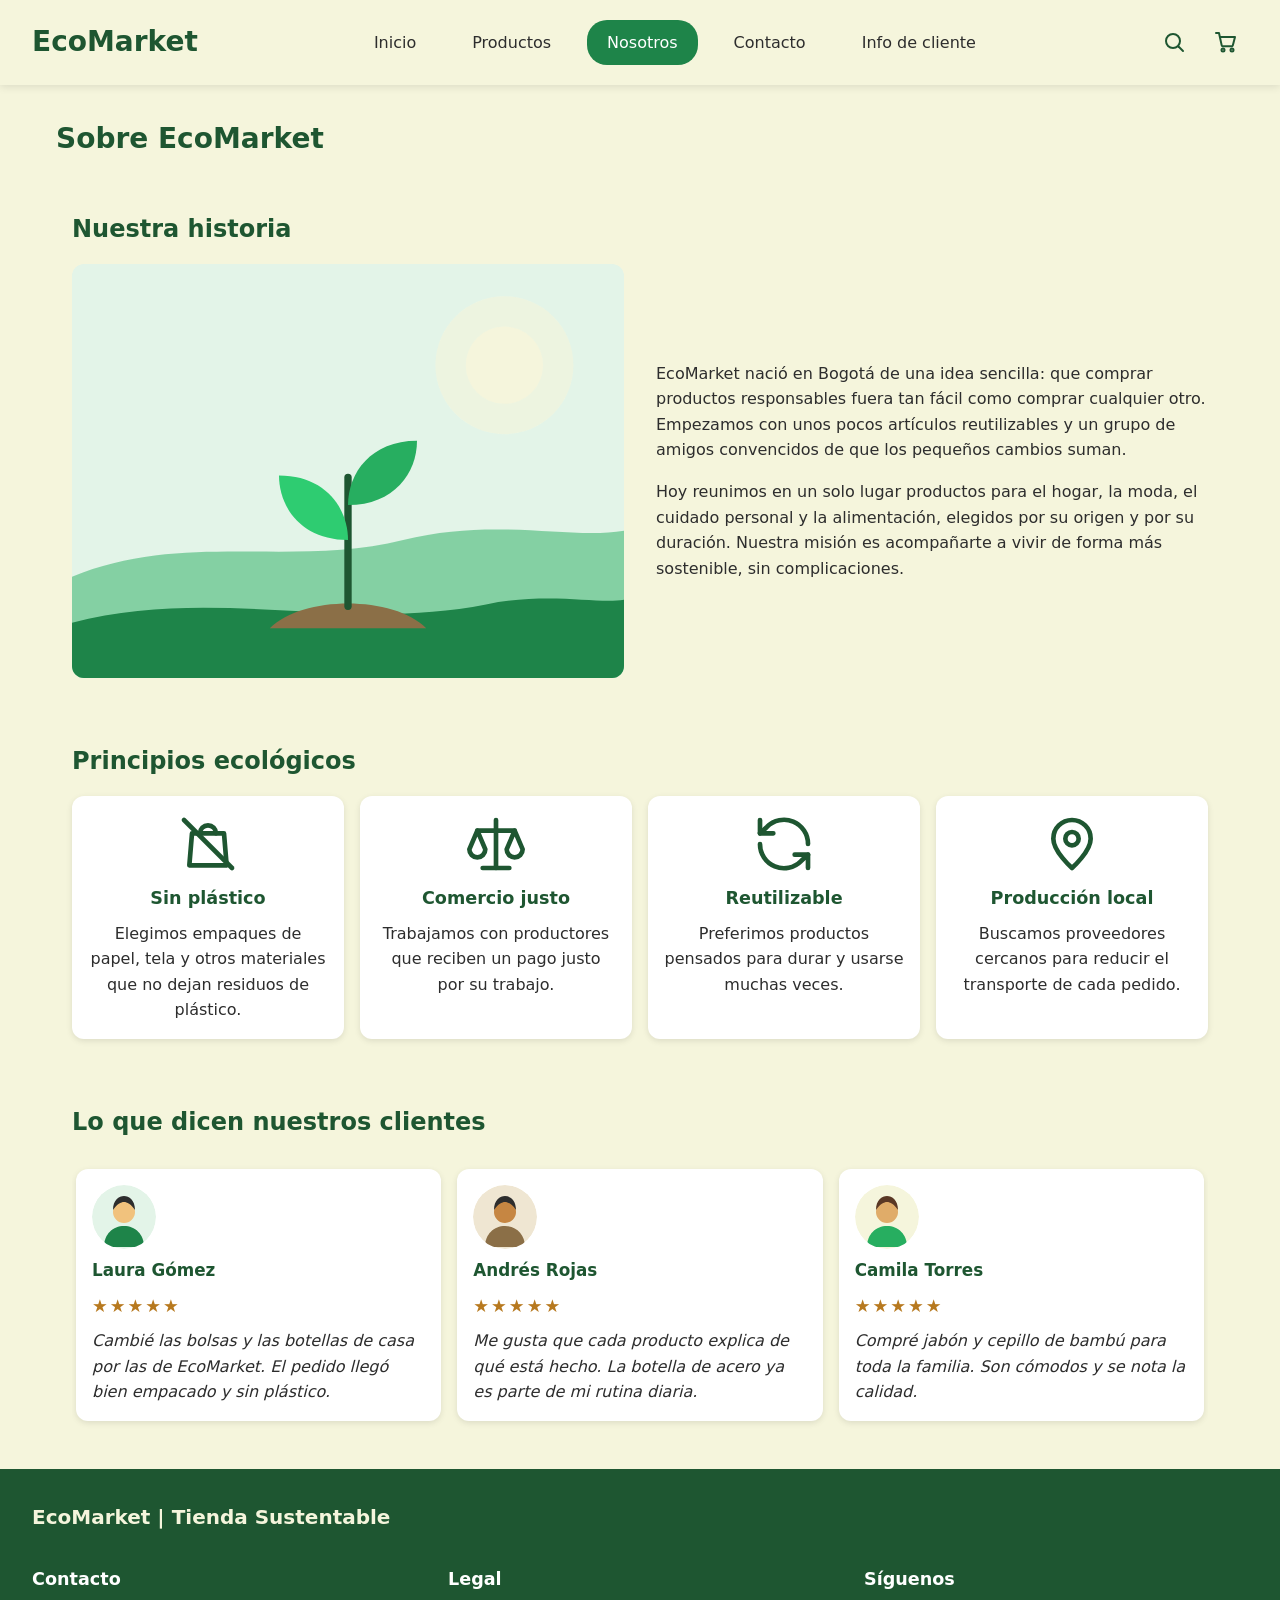
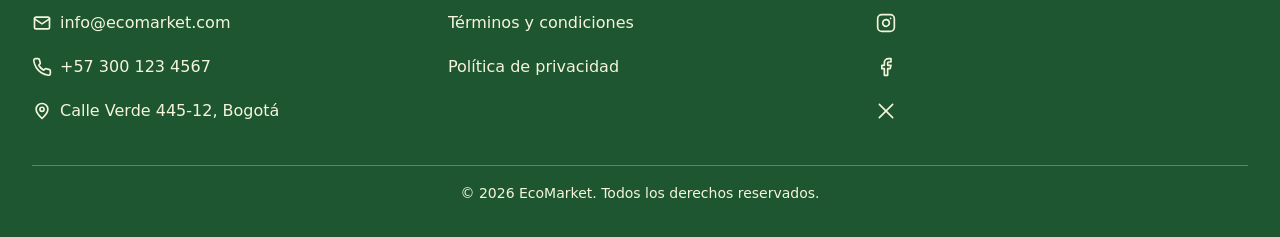
<file: views/sobre-nosotros.html>
<!DOCTYPE html>
<html lang="es">
<head>
    <meta charset="UTF-8">
    <meta name="viewport" content="width=device-width, initial-scale=1.0">
    <meta name="description" content="Conoce la historia, los principios ecológicos y las opiniones de los clientes de EcoMarket">
    <meta name="author" content="Juan Diego Velandia">
    <meta name="application-name" content="EcoMarket">
    <link rel="stylesheet" href="../css/main.css">
    <link rel="stylesheet" href="../css/layout.css">
    <link rel="stylesheet" href="../css/components.css">
    <link rel="stylesheet" href="../css/animations.css">
    <title>EcoMarket | Sobre nosotros</title>
</head>
<body>

    <header class="header">

        <a class="header__logo" href="../index.html">EcoMarket</a>

        <nav class="menu" aria-label="Navegación principal">
            <ul class="menu__lista">
                <li><a class="menu__enlace" href="../index.html">Inicio</a></li>
                <li><a class="menu__enlace" href="productos.html">Productos</a></li>
                <li><a class="menu__enlace menu__enlace--activo" href="sobre-nosotros.html" aria-current="page">Nosotros</a></li>
                <li><a class="menu__enlace" href="contacto.html">Contacto</a></li>
                <li><a class="menu__enlace" href="tarjeta_usuario.html">Info de cliente</a></li>
            </ul>
        </nav>

        <div class="acciones">
            <a class="acciones__enlace acciones__enlace--busqueda" href="productos.html">
                <img class="acciones__icono" src="../img/icons/busqueda.svg" width="24" height="24" alt="Buscar">
            </a>
            <a class="acciones__enlace acciones__enlace--carrito" href="#">
                <img class="acciones__icono" src="../img/icons/carrito.svg" width="24" height="24" alt="Carrito de compras">
            </a>
        </div>

    </header>

    <main class="main">

        <h1 class="main__titulo">Sobre EcoMarket</h1>

        <!-- Historia -->

        <section class="historia">
            <h2 class="historia__titulo">Nuestra historia</h2>

            <div class="historia__contenido">
                <img class="historia__imagen" src="../img/hero/historia.svg" alt="Brote verde creciendo en la tierra bajo el sol" width="600" height="450">

                <div class="historia__texto">
                    <p class="historia__parrafo">EcoMarket nació en Bogotá de una idea sencilla: que comprar productos responsables fuera tan fácil como comprar cualquier otro. Empezamos con unos pocos artículos reutilizables y un grupo de amigos convencidos de que los pequeños cambios suman.</p>
                    <p class="historia__parrafo">Hoy reunimos en un solo lugar productos para el hogar, la moda, el cuidado personal y la alimentación, elegidos por su origen y por su duración. Nuestra misión es acompañarte a vivir de forma más sostenible, sin complicaciones.</p>
                </div>
            </div>
        </section>

        <!-- Principios ecológicos -->

        <section class="principios">
            <h2 class="principios__titulo">Principios ecológicos</h2>

            <ul class="principios__lista">
                <li class="principios__item">
                    <img class="principios__icono" src="../img/icons/sin-plastico.svg" alt="" width="64" height="64" loading="lazy">
                    <h3 class="principios__nombre">Sin plástico</h3>
                    <p class="principios__descripcion">Elegimos empaques de papel, tela y otros materiales que no dejan residuos de plástico.</p>
                </li>
                <li class="principios__item">
                    <img class="principios__icono" src="../img/icons/comercio-justo.svg" alt="" width="64" height="64" loading="lazy">
                    <h3 class="principios__nombre">Comercio justo</h3>
                    <p class="principios__descripcion">Trabajamos con productores que reciben un pago justo por su trabajo.</p>
                </li>
                <li class="principios__item">
                    <img class="principios__icono" src="../img/icons/reutilizable.svg" alt="" width="64" height="64" loading="lazy">
                    <h3 class="principios__nombre">Reutilizable</h3>
                    <p class="principios__descripcion">Preferimos productos pensados para durar y usarse muchas veces.</p>
                </li>
                <li class="principios__item">
                    <img class="principios__icono" src="../img/icons/local.svg" alt="" width="64" height="64" loading="lazy">
                    <h3 class="principios__nombre">Producción local</h3>
                    <p class="principios__descripcion">Buscamos proveedores cercanos para reducir el transporte de cada pedido.</p>
                </li>
            </ul>
        </section>

        <!-- Testimonios -->

        <section class="testimonios">
            <h2 class="testimonios__titulo">Lo que dicen nuestros clientes</h2>

            <div class="testimonios__carrusel" role="region" aria-label="Opiniones de clientes" tabindex="0">
                <article class="testimonio">
                    <img class="testimonio__foto" src="../img/icons/cliente-1.svg" alt="" width="64" height="64" loading="lazy">
                    <h3 class="testimonio__nombre">Laura Gómez</h3>
                    <p class="testimonio__estrellas"><span aria-hidden="true">★★★★★</span><span class="visualmente-oculto">5 de 5 estrellas</span></p>
                    <p class="testimonio__comentario">Cambié las bolsas y las botellas de casa por las de EcoMarket. El pedido llegó bien empacado y sin plástico.</p>
                </article>
                <article class="testimonio">
                    <img class="testimonio__foto" src="../img/icons/cliente-2.svg" alt="" width="64" height="64" loading="lazy">
                    <h3 class="testimonio__nombre">Andrés Rojas</h3>
                    <p class="testimonio__estrellas"><span aria-hidden="true">★★★★★</span><span class="visualmente-oculto">5 de 5 estrellas</span></p>
                    <p class="testimonio__comentario">Me gusta que cada producto explica de qué está hecho. La botella de acero ya es parte de mi rutina diaria.</p>
                </article>
                <article class="testimonio">
                    <img class="testimonio__foto" src="../img/icons/cliente-3.svg" alt="" width="64" height="64" loading="lazy">
                    <h3 class="testimonio__nombre">Camila Torres</h3>
                    <p class="testimonio__estrellas"><span aria-hidden="true">★★★★★</span><span class="visualmente-oculto">5 de 5 estrellas</span></p>
                    <p class="testimonio__comentario">Compré jabón y cepillo de bambú para toda la familia. Son cómodos y se nota la calidad.</p>
                </article>
                <article class="testimonio">
                    <img class="testimonio__foto" src="../img/icons/cliente-4.svg" alt="" width="64" height="64" loading="lazy">
                    <h3 class="testimonio__nombre">Santiago Pérez</h3>
                    <p class="testimonio__estrellas"><span aria-hidden="true">★★★★★</span><span class="visualmente-oculto">5 de 5 estrellas</span></p>
                    <p class="testimonio__comentario">La página es clara y fácil de usar. Encontré todo lo que buscaba para mi cocina en pocos minutos.</p>
                </article>
            </div>
        </section>

    </main>

    <footer class="footer">

        <p class="footer__logo">EcoMarket | Tienda Sustentable</p>

        <div class="footer__columnas">

            <!-- Sección de Contacto -->

            <div class="footer__seccion">

                <h3 class="footer__titulo">Contacto</h3>

                <address class="footer__address">
                    <ul class="footer__lista">
                        <li class="footer__item">
                            <a class="footer__enlace" href="mailto:info@ecomarket.com">
                                <img class="footer__icono" src="../img/icons/correo.svg" width="20" height="20" alt="">
                                <span>info@ecomarket.com</span>
                            </a>
                        </li>

                        <li class="footer__item">
                            <a class="footer__enlace" href="tel:+573001234567">
                                <img class="footer__icono" src="../img/icons/telefono.svg" width="20" height="20" alt="">
                                <span>+57 300 123 4567</span>
                            </a>
                        </li>

                        <li class="footer__item">
                            <a class="footer__enlace" href="https://www.google.com/maps/search/?api=1&query=Calle+Verde+445-12+Bogota" target="_blank" rel="noopener noreferrer">
                                <img class="footer__icono" src="../img/icons/ubicacion.svg" width="20" height="20" alt="">
                                <span>Calle Verde 445-12, Bogotá</span>
                            </a>
                        </li>
                    </ul>
                </address>

            </div>

            <!-- Sección Legal -->

            <nav class="footer__seccion" aria-label="Enlaces legales">

                <h3 class="footer__titulo">Legal</h3>

                <ul class="footer__lista">
                    <li class="footer__item">
                        <a class="footer__enlace" href="#">Términos y condiciones</a>
                    </li>
                    <li class="footer__item">
                        <a class="footer__enlace" href="#">Política de privacidad</a>
                    </li>
                </ul>
            </nav>

            <!-- Sección Síguenos -->

            <nav class="footer__seccion" aria-label="Redes sociales">

                <h3 class="footer__titulo">Síguenos</h3>

                <ul class="footer__lista">
                    <li class="footer__item">
                        <a class="footer__enlace" href="https://instagram.com" target="_blank" rel="noopener noreferrer">
                            <img class="footer__icono" src="../img/icons/instagram.svg" width="20" height="20" alt="Instagram">
                        </a>
                    </li>
                    <li class="footer__item">
                        <a class="footer__enlace" href="https://facebook.com" target="_blank" rel="noopener noreferrer">
                            <img class="footer__icono" src="../img/icons/facebook.svg" width="20" height="20" alt="Facebook">
                        </a>
                    </li>
                    <li class="footer__item">
                        <a class="footer__enlace" href="https://x.com" target="_blank" rel="noopener noreferrer">
                            <img class="footer__icono" src="../img/icons/x.svg" width="20" height="20" alt="X">
                        </a>
                    </li>
                </ul>
            </nav>

        </div>

        <p class="footer__copy">&copy; 2026 EcoMarket. Todos los derechos reservados.</p>

    </footer>

</body>
</html>
</file>
<file: css/main.css>
/* ===== Variables ===== */
:root {
    --color-verde-principal: #2ecc71;   
    --color-verde-secundario: #27ae60;  
    --color-verde-oscuro: #1e5631;      
    --color-verde-boton: #1e8449;       
    --color-verde-suave: #d5f5e3;       
    --color-fondo: #f5f5dc;             
    --color-texto: #2d2d2d;             
    --color-blanco: #ffffff;

    --fuente-base: system-ui, -apple-system, "Segoe UI", Roboto, Arial, sans-serif;

    --espacio-s: 0.5rem;
    --espacio-m: 1rem;
    --espacio-l: 2rem;
}

/* ===== Reset ===== */
*,
*::before,
*::after {
    box-sizing: border-box;  
    margin: 0;                
    padding: 0;               
}

/* ===== Base ===== */
body {
    font-family: var(--fuente-base);   
    font-size: 1rem;                   
    line-height: 1.6;                  
    color: var(--color-texto);
    background-color: var(--color-fondo);
}

a {
    color: inherit;            
    text-decoration: none;     
}

ul {
    list-style: none;          
}

img {
    display: block;            
    max-width: 100%;           
}

.visualmente-oculto {
    position: absolute;
    width: 1px;
    height: 1px;
    margin: -1px;
    padding: 0;
    overflow: hidden;
    clip: rect(0, 0, 0, 0);
    white-space: nowrap;
    border: 0;
}
</file>
<file: css/layout.css>
/* ===== HEADER ===== */
.header {
    position: sticky;                          
    top: 0;                                    
    z-index: 100;                             
    display: flex;                             
    flex-wrap: wrap;                          
    align-items: center;                       
    justify-content: space-between;            
    padding: var(--espacio-m);
    background-color: var(--color-fondo);      
    box-shadow: 0 2px 8px rgba(0, 0, 0, 0.1);  
}

.header__logo {
    order: 1;                                  
    font-size: 1.75rem;
    font-weight: 700;                          
    color: var(--color-verde-oscuro);
}

/* ===== MENÚ ===== */
.menu {
    order: 3;                                  
    width: 100%;                               
}

.menu__lista {
    display: flex;                             
    flex-wrap: wrap;                           
    justify-content: space-between;            
}

.menu__enlace {
    display: block;                            
    padding: 0.75rem 0.5rem;                   
    font-size: 0.95rem;                        
    border-radius: 20px;                        
    transition: background-color 0.2s;         
}

.menu__enlace:hover {
    background-color: var(--color-verde-suave);
}

.menu__enlace--activo {
    background-color: var(--color-verde-boton);
    color: var(--color-blanco);                
}

/* ===== ACCESOS ===== */
.acciones {
    order: 2;                                  
    display: flex;                             
    gap: var(--espacio-s);                     
}

.acciones__enlace {
    display: flex;                             
    align-items: center;
    justify-content: center;
    width: 44px;                               
    height: 44px;
    border-radius: 50%;                        
    transition: background-color 0.2s;
}

.acciones__enlace:hover {
    background-color: var(--color-verde-suave);
}

.acciones__icono {
    width: 24px;                              
    height: 24px;
}

.header__contenido{
    order: 1;
    font-size: 1.75rem;
    z-index: 100;                             
    flex-wrap: wrap;                          
    align-items: center;                       
    justify-content: space-between; 
}


/* ===== FOCO PARA TECLADO ===== */
.header a:focus-visible {
    outline: 3px solid var(--color-verde-secundario);   
    outline-offset: 2px;                                
}

/* ===== HEADER EN ESCRITORIO ===== */
@media (min-width: 1024px) {
    .header {
        flex-wrap: nowrap;                     
        padding: 1.25rem var(--espacio-l);
        min-height: 80px;
    }

    .menu {
        order: 2;                              
        width: auto;                           
    }

    .menu__lista {
        gap: var(--espacio-m);                 
    }

    .menu__enlace {
        padding: 0.6rem 1.25rem;                  
        font-size: 1rem;
    }

    .acciones {
        order: 3;                              
    }
}

/* ===================== FOOTER ===================== */
.footer {
    padding: var(--espacio-l) var(--espacio-m);
    background-color: var(--color-verde-oscuro);   
    color: var(--color-fondo);                     
}

.footer__logo {
    margin-bottom: var(--espacio-l);
    font-size: 1.25rem;
    font-weight: 700;
}

/* ----- Columnas ----- */
.footer__columnas {
    display: grid;
    grid-template-columns: 1fr;                    
    gap: var(--espacio-l);
}

.footer__titulo {
    margin-bottom: var(--espacio-s);
    font-size: 1.1rem;                          
    color: var(--color-blanco);
}

.footer__address {
    font-style: normal;                          
}

/* ----- Listas y enlaces ----- */
.footer__lista {
    display: flex;
    flex-direction: column;                      
}

.footer__enlace {
    display: inline-flex;                         
    align-items: center;                       
    justify-content: center;                      
    gap: var(--espacio-s);                       
    min-width: 44px;                               
    min-height: 44px;                              
    transition: color 0.2s;
}

.footer__enlace:hover {
    color: var(--color-blanco);
    text-decoration: underline;                   
}

.footer__enlace:hover .footer__icono {
    opacity: 0.75;                                 
}

.footer__icono {
    flex-shrink: 0;                                
}

.footer a:focus-visible {
    outline: 3px solid var(--color-verde-principal);
    outline-offset: 2px;
}

/* ----- Copyright ----- */
.footer__copy {
    margin-top: var(--espacio-l);
    padding-top: var(--espacio-m);
    border-top: 1px solid rgba(245, 245, 220, 0.3);   
    font-size: 0.875rem;
    text-align: center;
}

.footer__2{
    padding: var(--espacio-l) var(--espacio-m);
    background-color: var(--color-verde-principal);   
    color: var(--color-texto);

}

.footer__link{
    order: 1;                                  
    font-size: 1.75rem;
    font-weight: 700;   
}






/* ===================== TABLET (768px) ===================== */
@media (min-width: 768px) {
    .footer__columnas {
        grid-template-columns: repeat(2, 1fr);     
    }
}

/* ===================== ESCRITORIO (1024px) ===================== */
@media (min-width: 1024px) {
    /* Header en una sola fila */
    .header {
        flex-wrap: nowrap;
        padding: 1.25rem var(--espacio-l);
        min-height: 80px;                          
    }

    .menu {
        order: 2;                                 
        width: auto;
    }

    .menu__lista {
        gap: var(--espacio-m);
    }

    .menu__enlace {
        padding: 0.6rem 1.25rem;
        font-size: 1rem;
    }

    .acciones {
        order: 3;                                  
    }

    /* Footer en tres columnas */
    .footer {
        padding: var(--espacio-l);
    }

    .footer__columnas {
        grid-template-columns: repeat(3, 1fr);
    }
}

/* ===================== HERO ===================== */
.hero {
    position: relative;                        
    display: flex;                             
    align-items: center;                       
    justify-content: center;                    
    min-height: 360px;                          
    overflow: hidden;                           
}

.hero__imagen {
    position: absolute;                         
    width: 100%;                                
    height: 100%;                               
    object-fit: cover;                        
}

.hero::after {
    content: "";                               
    position: absolute;                         
    inset: 0;
    background-color: rgba(20, 64, 31, 0.5);    
}

.hero__contenido {
    position: relative;                         
    z-index: 1;                               
    display: flex;
    flex-direction: column;                   
    align-items: center;                       
    gap: var(--espacio-m);                    
    max-width: 720px;                           
    padding: var(--espacio-l) var(--espacio-m); 
    text-align: center;                         
}

.hero__titulo {
    font-size: 2rem;                        
    line-height: 1.2;                           
    color: var(--color-blanco);                
    text-shadow: 0 2px 6px rgba(0, 0, 0, 0.4);  
}

@media (min-width: 768px) {
    .hero {
        min-height: 440px;                     
    }

    .hero__titulo {
        font-size: 2.75rem;
    }
}

@media (min-width: 1024px) {
    .hero {
        min-height: 520px;                      
    }

    .hero__titulo {
        font-size: 3.25rem;
    }
}

/* ===================== PRODUCTOS DESTACADOS ===================== */
.destacados {
    max-width: 1200px;                         
    margin: 0 auto;                             
    padding: var(--espacio-l) var(--espacio-m); 
}

.destacados__titulo {
    margin-bottom: var(--espacio-m);           
    font-size: 1.5rem;
    color: var(--color-verde-oscuro);
}

.destacados__grid {
    display: grid;
    grid-template-columns: 1fr;                
    gap: var(--espacio-m);                      
}

@media (min-width: 768px) {
    .destacados__grid {
        grid-template-columns: repeat(2, 1fr);  
    }
}

@media (min-width: 1024px) {
    .destacados {
        padding: var(--espacio-l);              
    }

    .destacados__grid {
        grid-template-columns: repeat(3, 1fr);  
    }
}

/* ===================== CATÁLOGO ===================== */
.main__titulo {
    max-width: 1200px;                          
    margin: 0 auto;                             
    padding: var(--espacio-l) var(--espacio-m) var(--espacio-m);
    font-size: 1.75rem;
    color: var(--color-verde-oscuro);
}

.catalogo {
    display: grid;
    grid-template-columns: minmax(0, 1fr);      
    grid-template-areas:
        "buscador"
        "filtros"
        "productos";                           
    gap: var(--espacio-m);
    max-width: 1200px;
    margin: 0 auto;
    padding: 0 var(--espacio-m) var(--espacio-l);
}

.buscador { grid-area: buscador; }
.filtros { grid-area: filtros; }
.productos { grid-area: productos; }

.productos__grid {
    display: grid;
    grid-template-columns: minmax(0, 1fr);       
    gap: var(--espacio-m);
}

.paginacion {
    margin-top: var(--espacio-l);            
}

.paginacion__lista {
    display: flex;
    flex-wrap: wrap;                             
    justify-content: center;                    
    gap: var(--espacio-s);
}

/* ----- Tablet ----- */
@media (min-width: 768px) {
    .catalogo {
        grid-template-columns: 220px minmax(0, 1fr);   
        grid-template-areas:
            "buscador buscador"
            "filtros productos";               
    }

    .filtros {
        position: sticky;                       
        top: 150px;                             
        align-self: start;                      
    }

    .productos__grid {
        grid-template-columns: repeat(2, minmax(0, 1fr));   
    }
}

/* ----- Escritorio ----- */
@media (min-width: 1024px) {
    .filtros {
        top: 100px;                            
    }
}

@media (min-width: 1100px) {
    .productos__grid {
        grid-template-columns: repeat(4, minmax(0, 1fr));   
    }
}

/* ===================== SOBRE NOSOTROS ===================== */
.historia,
.principios,
.testimonios {
    max-width: 1200px;                           
    margin: 0 auto;                              
    padding: var(--espacio-l) var(--espacio-m);  
}

.historia__titulo,
.principios__titulo,
.testimonios__titulo {
    margin-bottom: var(--espacio-m);           
    font-size: 1.5rem;
    color: var(--color-verde-oscuro);
}


.historia__contenido {
    display: flex;
    flex-direction: column;                     
    gap: var(--espacio-m);
}

.historia__imagen {
    width: 100%;                             
    height: auto;                              
    border-radius: 12px;
}

.historia__texto {
    display: flex;
    flex-direction: column;                      
    gap: var(--espacio-m);                      
}

/* ----- Principios ----- */
.principios__lista {
    display: grid;
    grid-template-columns: minmax(0, 1fr);       
    gap: var(--espacio-m);
}


.testimonios__carrusel {
    display: flex;                              
    gap: var(--espacio-m);
    padding: 12px 4px 16px;                      
    overflow-x: auto;                            
    scroll-snap-type: x mandatory;               
    scroll-padding-inline: 4px;                  
    overscroll-behavior-x: contain;             
    scrollbar-color: var(--color-verde-boton) var(--color-verde-suave);   
}

.testimonio {
    flex: 0 0 85%;                             
    scroll-snap-align: start;                    
}

/* ----- Tablet ----- */
@media (min-width: 768px) {
    .historia__contenido {
        flex-direction: row;                    
        align-items: center;                  
        gap: var(--espacio-l);
    }

    .historia__imagen,
    .historia__texto {
        flex: 1 1 0;                             
        min-width: 0;                           
    }

    .principios__lista {
        grid-template-columns: repeat(2, minmax(0, 1fr));  
    }

    .testimonio {
        flex-basis: calc((100% - var(--espacio-m)) / 2);   
    }
}

/* ----- Escritorio ----- */
@media (min-width: 1024px) {
    .historia,
    .principios,
    .testimonios {
        padding: var(--espacio-l);              
    }

    .principios__lista {
        grid-template-columns: repeat(4, minmax(0, 1fr));    
    }

    .testimonio {
        flex-basis: calc((100% - 2 * var(--espacio-m)) / 3); 
    }
}

/* ===================== CONTACTO ===================== */
.contacto__intro {
    max-width: 1200px;
    margin: 0 auto;                              
    padding: 0 var(--espacio-m);
}

.contacto {
    display: grid;
    grid-template-columns: minmax(0, 1fr);       
    gap: var(--espacio-l);
    max-width: 1200px;
    margin: 0 auto;
    padding: var(--espacio-l) var(--espacio-m);
}

.formulario__titulo,
.ubicacion__titulo,
.redes__titulo {
    margin-bottom: var(--espacio-m);
    font-size: 1.5rem;
    color: var(--color-verde-oscuro);
}

.formulario__cuerpo {
    display: flex;
    flex-direction: column;                      
    gap: var(--espacio-m);
}

.formulario__campo {
    display: flex;
    flex-direction: column;                      
    gap: 0.25rem;
}

.ubicacion__mapa {
    display: flex;
    flex-direction: column;
    gap: var(--espacio-s);
}

.ubicacion__imagen {
    width: 100%;                                 
    height: auto;                                
    border: 2px solid var(--color-verde-suave);
    border-radius: 12px;
}

.redes__lista {
    display: flex;
    flex-wrap: wrap;
    gap: var(--espacio-m);
}

@media (min-width: 768px) {
    .contacto {
        grid-template-columns: repeat(2, minmax(0, 1fr));   
        align-items: start;
    }

    .redes {
        grid-column: 1 / -1;                     
    }
}

@media (min-width: 1024px) {
    .contacto__intro {
        padding: 0 var(--espacio-l);             
    }

    .contacto {
        padding: var(--espacio-l);
    }
}

.estadistica__grid{

}
</file>
<file: css/components.css>
/* ===================== BOTÓN ===================== */
.boton {
    display: inline-block;                      
    padding: 0.75rem 1.5rem;                    
    background-color: var(--color-verde-boton); 
    color: var(--color-blanco);
    font-weight: 700;
    text-align: center;                         
    border-radius: 24px;                      
}

.boton:hover {
    background-color: var(--color-verde-oscuro);  
}

.boton:focus-visible {
    outline: 3px solid var(--color-verde-principal);   
    outline-offset: 3px;                               
}

/* ===================== TARJETA ===================== */
.tarjeta {
    display: flex;                             
    flex-direction: column;                     
    gap: var(--espacio-s);                      
    padding: var(--espacio-m);                 
    background-color: var(--color-blanco);      
    border-radius: 12px;                        
    box-shadow: 0 2px 6px rgba(0, 0, 0, 0.1);   
}

.tarjeta__imagen {
    width: 100%;                                
    aspect-ratio: 4 / 3;                      
    object-fit: cover;                          
    border-radius: 8px;
}

.tarjeta__nombre {
    font-size: 1.1rem;                          
    color: var(--color-verde-oscuro);
}

.tarjeta__descripcion {
    flex: 1;                                    
    font-size: 0.95rem;
}

/* ===================== TARJETA DE CATÁLOGO ===================== */
.tarjeta__precio {
    font-size: 1.1rem;
    font-weight: 700;
    color: var(--color-verde-oscuro);
}

.tarjeta__estado {
    align-self: flex-start;                     
    padding: 0.25rem 0.75rem;
    border-radius: 12px;
    background-color: var(--color-verde-suave);
    color: var(--color-verde-oscuro);            
    font-size: 0.85rem;
    font-weight: 700;
}

.tarjeta__estado--agotado {
    background-color: #e0e0e0;
    color: #4a4a4a;                              
}

.tarjeta--agotada .tarjeta__imagen {
    opacity: 0.5;                                
}

/* ===================== FAVORITOS ===================== */
.favoritos {
    position: relative;                        
    margin-top: auto;                           
}

.favoritos__etiqueta {
    display: inline-flex;
    align-items: center;
    justify-content: center;
    gap: var(--espacio-s);
    min-height: 44px;                           
    padding: 0 var(--espacio-m);
    border: 2px solid var(--color-verde-boton);
    border-radius: 24px;
    background-color: var(--color-blanco);
    color: var(--color-verde-boton);
    font-weight: 700;
    cursor: pointer;
}

.favoritos__etiqueta::before {
    content: "♡";                               
}

.favoritos__casilla:checked + .favoritos__etiqueta {
    background-color: var(--color-verde-boton);  
    color: var(--color-blanco);
}

.favoritos__casilla:checked + .favoritos__etiqueta::before {
    content: "♥";                                
}

.favoritos__etiqueta:active {
    transform: scale(0.96);                     
}

.favoritos__casilla:focus-visible + .favoritos__etiqueta {
    outline: 3px solid var(--color-verde-principal);   
    outline-offset: 3px;
}

/* ===================== BUSCADOR ===================== */
.buscador {
    display: flex;
    gap: var(--espacio-s);
}

.buscador__campo {
    flex: 1;                                     
    min-width: 0;                                
    min-height: 44px;
    padding: 0 var(--espacio-m);
    border: 2px solid var(--color-verde-boton);
    border-radius: 24px;
    background-color: var(--color-blanco);
    color: var(--color-texto);
    font: inherit;                               
}

.buscador__campo:focus-visible {
    outline: 3px solid var(--color-verde-principal);
    outline-offset: 2px;
}

.buscador__boton {
    display: flex;
    align-items: center;
    justify-content: center;
    flex-shrink: 0;                              
    width: 44px;
    height: 44px;
    border: 2px solid var(--color-verde-boton);
    border-radius: 50%;
    background-color: var(--color-verde-suave);  
    cursor: pointer;
}

.buscador__boton:hover {
    background-color: var(--color-verde-principal);
}

.buscador__boton:focus-visible {
    outline: 3px solid var(--color-verde-principal);
    outline-offset: 2px;
}

.buscador__icono {
    width: 24px;
    height: 24px;
}

/* ===================== FILTROS ===================== */
.filtros {
    padding: var(--espacio-m);
    background-color: var(--color-blanco);
    border-radius: 12px;
    box-shadow: 0 2px 6px rgba(0, 0, 0, 0.1);
}

.filtros__titulo {
    margin-bottom: var(--espacio-m);
    font-size: 1.25rem;
    color: var(--color-verde-oscuro);
}

.filtros__grupo {
    margin: 0 0 var(--espacio-m);
    padding: 0;
    border: 0;                                   
    min-inline-size: 0;                         
}

.filtros__grupo:last-child {
    margin-bottom: 0;
}

.filtros__leyenda {
    margin-bottom: var(--espacio-s);
    padding: 0;
    font-weight: 700;
    color: var(--color-verde-oscuro);
}

.filtros__opcion {
    display: inline-flex;                        
    align-items: center;
    gap: var(--espacio-s);
    min-height: 44px;
    margin-right: var(--espacio-m);
}

.filtros__casilla {
    flex-shrink: 0;
    width: 20px;
    height: 20px;
    accent-color: var(--color-verde-boton);      
}

.filtros__etiqueta {
    cursor: pointer;
}

.filtros__grupo > .filtros__etiqueta {
    display: block;                              
    margin-bottom: var(--espacio-s);
}

.filtros__rango {
    width: 100%;
    accent-color: var(--color-verde-boton);
}

.filtros__casilla:focus-visible,
.filtros__rango:focus-visible {
    outline: 3px solid var(--color-verde-principal);
    outline-offset: 2px;
}

.filtros__limites {
    display: flex;
    justify-content: space-between;             
    font-size: 0.875rem;
}

@media (min-width: 768px) {
    .filtros__opcion {
        display: flex;                          
        margin-right: 0;
    }
}

/* ===================== PAGINACIÓN ===================== */
.paginacion__enlace {
    display: flex;
    align-items: center;
    justify-content: center;
    min-width: 44px;
    min-height: 44px;
    padding: 0 var(--espacio-m);
    border: 2px solid var(--color-verde-boton);
    border-radius: 24px;
    background-color: var(--color-blanco);
    color: var(--color-verde-boton);
    font-weight: 700;
}

.paginacion__enlace:hover {
    background-color: var(--color-verde-suave);
}

.paginacion__enlace[aria-current="page"] {
    background-color: var(--color-verde-boton);  
    color: var(--color-blanco);
}

.paginacion__enlace[aria-disabled="true"] {
    opacity: 0.5;                                
    pointer-events: none;
}

.paginacion__enlace:focus-visible {
    outline: 3px solid var(--color-verde-principal);
    outline-offset: 2px;
}

/* ===================== PRINCIPIOS ===================== */
.principios__item {
    display: flex;
    flex-direction: column;                    
    align-items: center;                         
    gap: var(--espacio-s);
    padding: var(--espacio-m);
    text-align: center;
    background-color: var(--color-blanco);
    border-radius: 12px;
    box-shadow: 0 2px 6px rgba(0, 0, 0, 0.1);
}

.principios__icono {
    width: 64px;
    height: 64px;
}

.principios__nombre {
    font-size: 1.1rem;
    color: var(--color-verde-oscuro);
}

/* ===================== TESTIMONIOS ===================== */
.testimonio {
    display: flex;
    flex-direction: column;
    gap: var(--espacio-s);
    padding: var(--espacio-m);
    background-color: var(--color-blanco);
    border-radius: 12px;
    box-shadow: 0 2px 6px rgba(0, 0, 0, 0.1);
}

.testimonio__foto {
    width: 64px;
    height: 64px;
    border-radius: 50%;                        
    object-fit: cover;
}

.testimonio__nombre {
    font-size: 1.05rem;
    color: var(--color-verde-oscuro);
}

.testimonio__estrellas {
    color: #b7791f;                              
    font-size: 1.1rem;
    letter-spacing: 2px;                        
}

.testimonio__comentario {
    font-style: italic;                          
}

.testimonios__carrusel:focus-visible {
    outline: 3px solid var(--color-verde-principal);   
    outline-offset: 2px;
}

/* ===================== FORMULARIO ===================== */
.formulario__etiqueta {
    font-weight: 700;
    color: var(--color-verde-oscuro);
}

.formulario__entrada {
    width: 100%;
    min-height: 44px;                           
    padding: 0.6rem var(--espacio-m);
    border: 2px solid #767676;                  
    border-radius: 12px;
    background-color: var(--color-blanco);
    color: var(--color-texto);
    font: inherit;                               
}

textarea.formulario__entrada {
    min-height: 140px;
    resize: vertical;                            
}

.formulario__entrada:invalid {
    border-color: #c0392b;                      
}

.formulario__entrada:valid {
    border-color: var(--color-verde-boton);      
}

.formulario__entrada:focus-visible {
    outline: 3px solid var(--color-verde-principal);
    outline-offset: 2px;
}

.formulario__ayuda {
    font-size: 0.85rem;
    color: #4a4a4a;
}

.formulario__entrada:invalid + .formulario__ayuda {
    color: #a93226;                              
}

.formulario__entrada:invalid + .formulario__ayuda::before {
    content: "! ";
}

.formulario__entrada:valid + .formulario__ayuda {
    color: var(--color-verde-boton);
}

.formulario__entrada:valid + .formulario__ayuda::before {
    content: "✓ ";
}

.formulario__boton {
    align-self: flex-start;                      
    border: 0;                                   
    font: inherit;
    font-weight: 700;
    cursor: pointer;
}

/* ===================== REDES SOCIALES ===================== */
.redes__enlace {
    display: flex;
    align-items: center;
    justify-content: center;
    width: 48px;
    height: 48px;
    border-radius: 50%;
    background-color: var(--color-verde-oscuro); 
}

.redes__icono {
    width: 24px;
    height: 24px;
}

.redes__enlace:focus-visible {
    outline: 3px solid var(--color-verde-principal);
    outline-offset: 3px;
}
</file>
<file: css/animations.css>
/* ===================== TRANSICIONES Y HOVER ===================== */
.boton {
    transition: background-color 0.2s ease;     
}

.tarjeta {
    transition: transform 0.25s ease, box-shadow 0.25s ease;   
}

.tarjeta:hover,
.tarjeta:focus-within {
    transform: translateY(-6px);                
    box-shadow: 0 10px 20px rgba(0, 0, 0, 0.18);
}

@media (prefers-reduced-motion: reduce) {
    .boton,
    .tarjeta {
        transition: none;                       
    }

    .tarjeta:hover,
    .tarjeta:focus-within {
        transform: none;
    }
}

/* ===================== TRANSICIONES DEL CATÁLOGO ===================== */
.favoritos__etiqueta,
.paginacion__enlace,
.buscador__boton {
    transition: background-color 0.2s ease, color 0.2s ease, transform 0.15s ease;   
}

@media (prefers-reduced-motion: reduce) {
    .favoritos__etiqueta,
    .paginacion__enlace,
    .buscador__boton {
        transition: none;
    }

    .favoritos__etiqueta:active {
        transform: none;
    }
}

/* ===================== HOVER EN TARJETAS DE NOSOTROS ===================== */
.principios__item,
.testimonio {
    transition: transform 0.25s ease, box-shadow 0.25s ease;   
}

.principios__item:hover,
.testimonio:hover,
.testimonio:focus-within {
    transform: translateY(-6px);                
    box-shadow: 0 10px 20px rgba(0, 0, 0, 0.18); 
}

@media (prefers-reduced-motion: reduce) {
    .principios__item,
    .testimonio {
        transition: none;                       
    }

    .principios__item:hover,
    .testimonio:hover,
    .testimonio:focus-within {
        transform: none;
    }
}

/* ===================== REDES: SCALE AL HOVER ===================== */
.redes__enlace {
    transition: transform 0.2s ease;             
}

.redes__enlace:hover,
.redes__enlace:focus-visible {
    transform: scale(1.2);                       
}

@media (prefers-reduced-motion: reduce) {
    .redes__enlace {
        transition: none;
    }

    .redes__enlace:hover,
    .redes__enlace:focus-visible {
        transform: none;
    }
}
</file>
